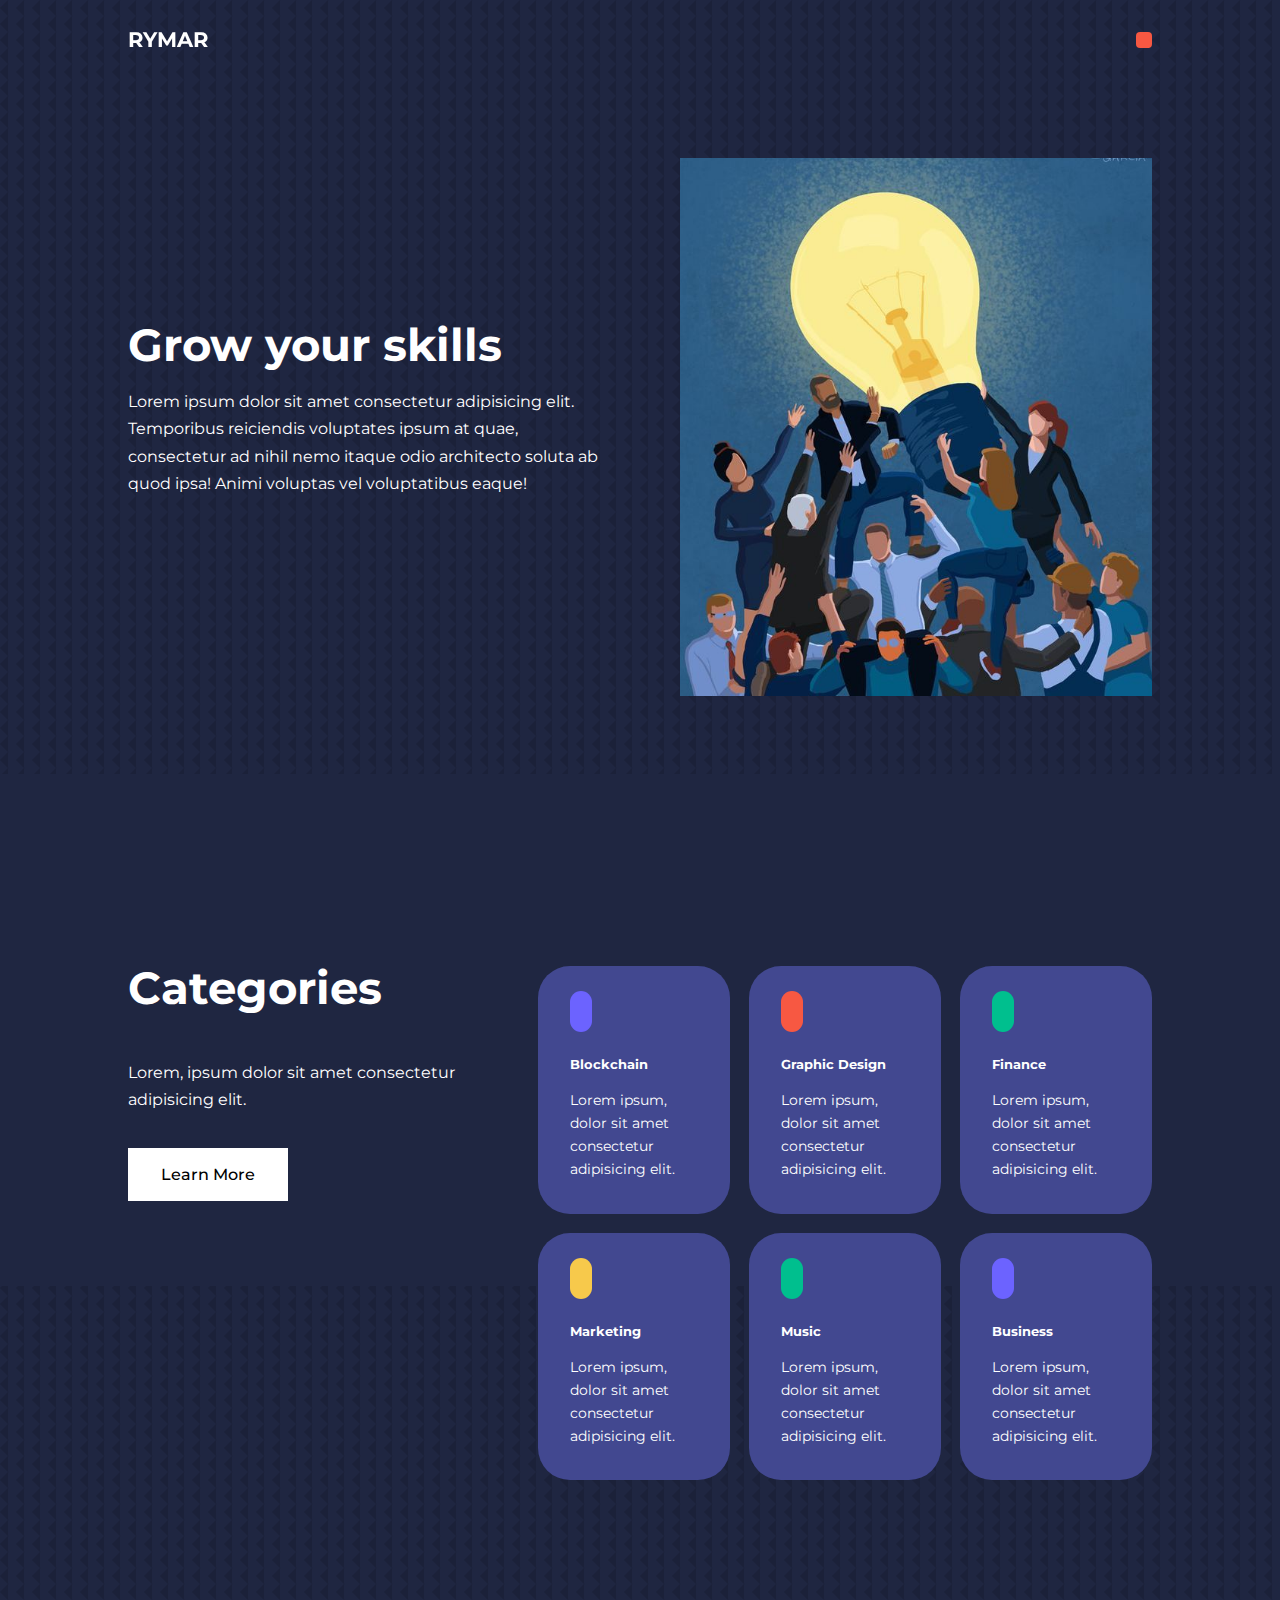
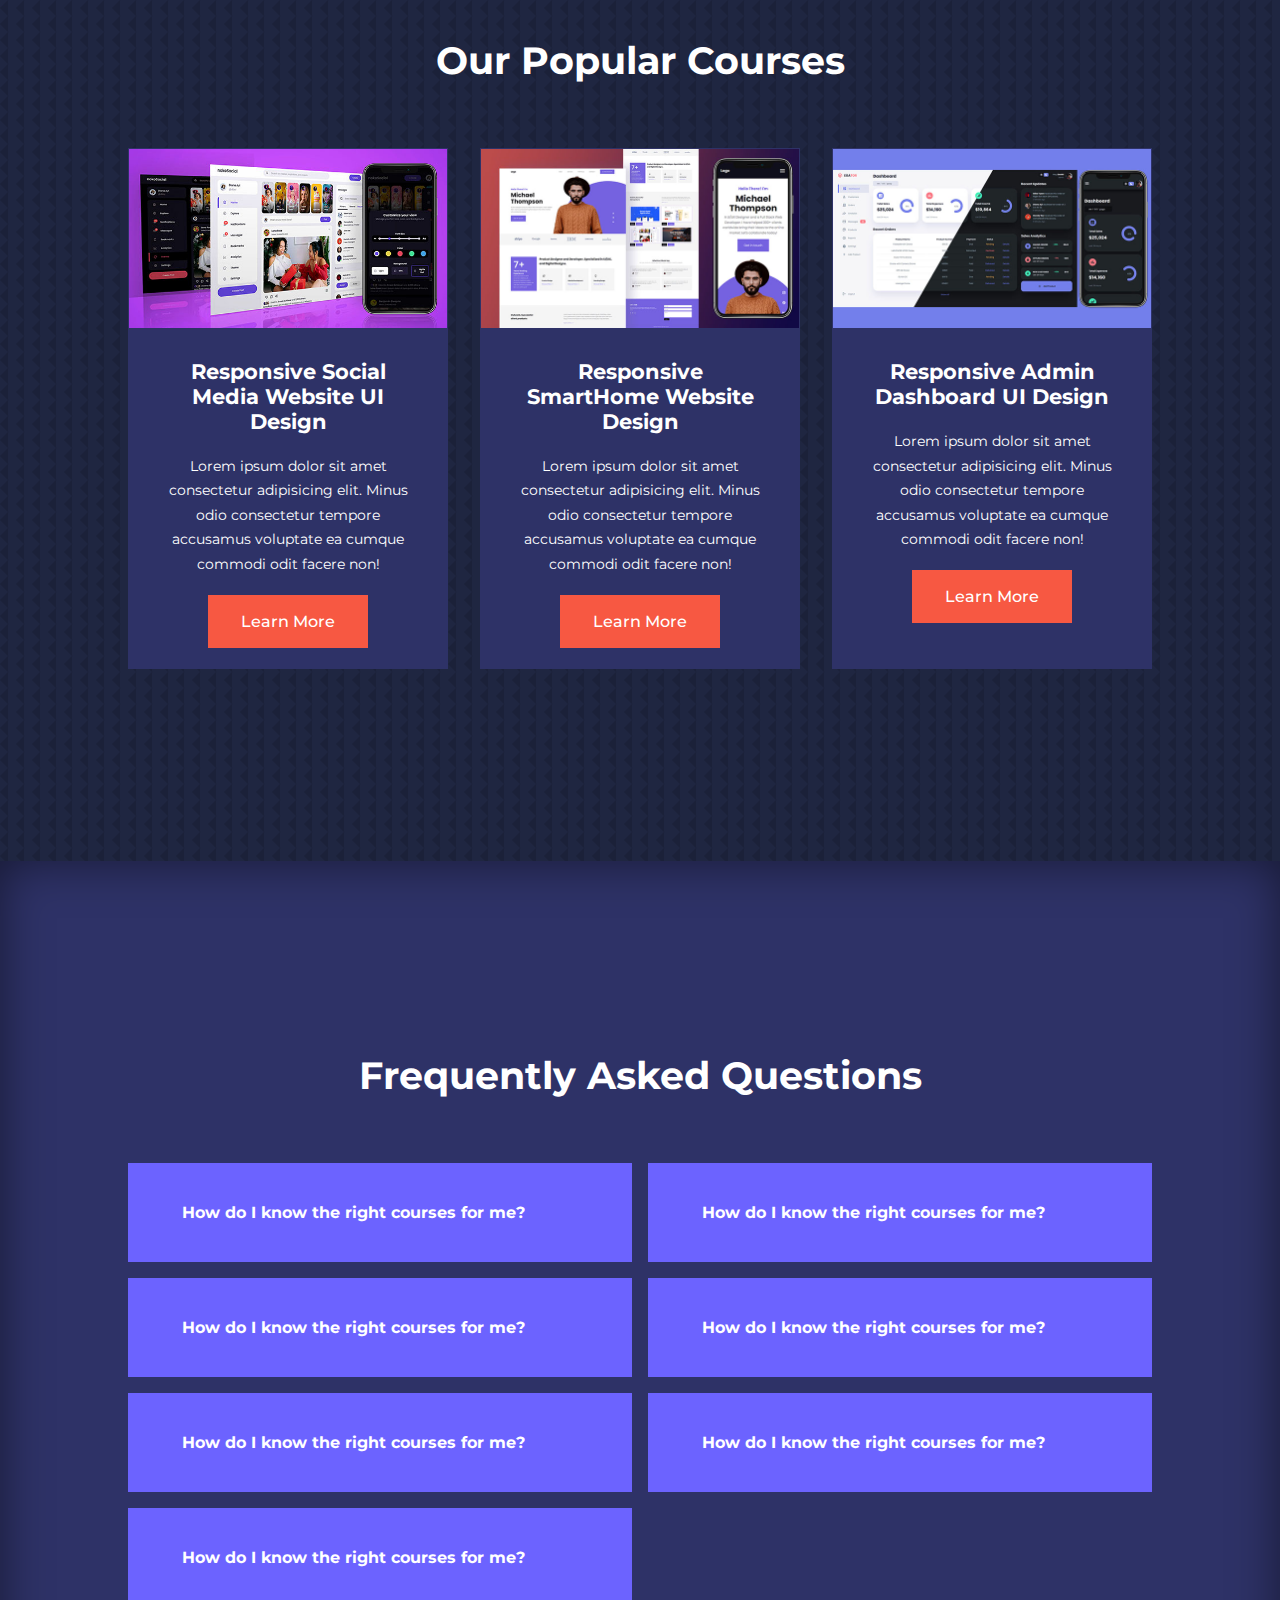
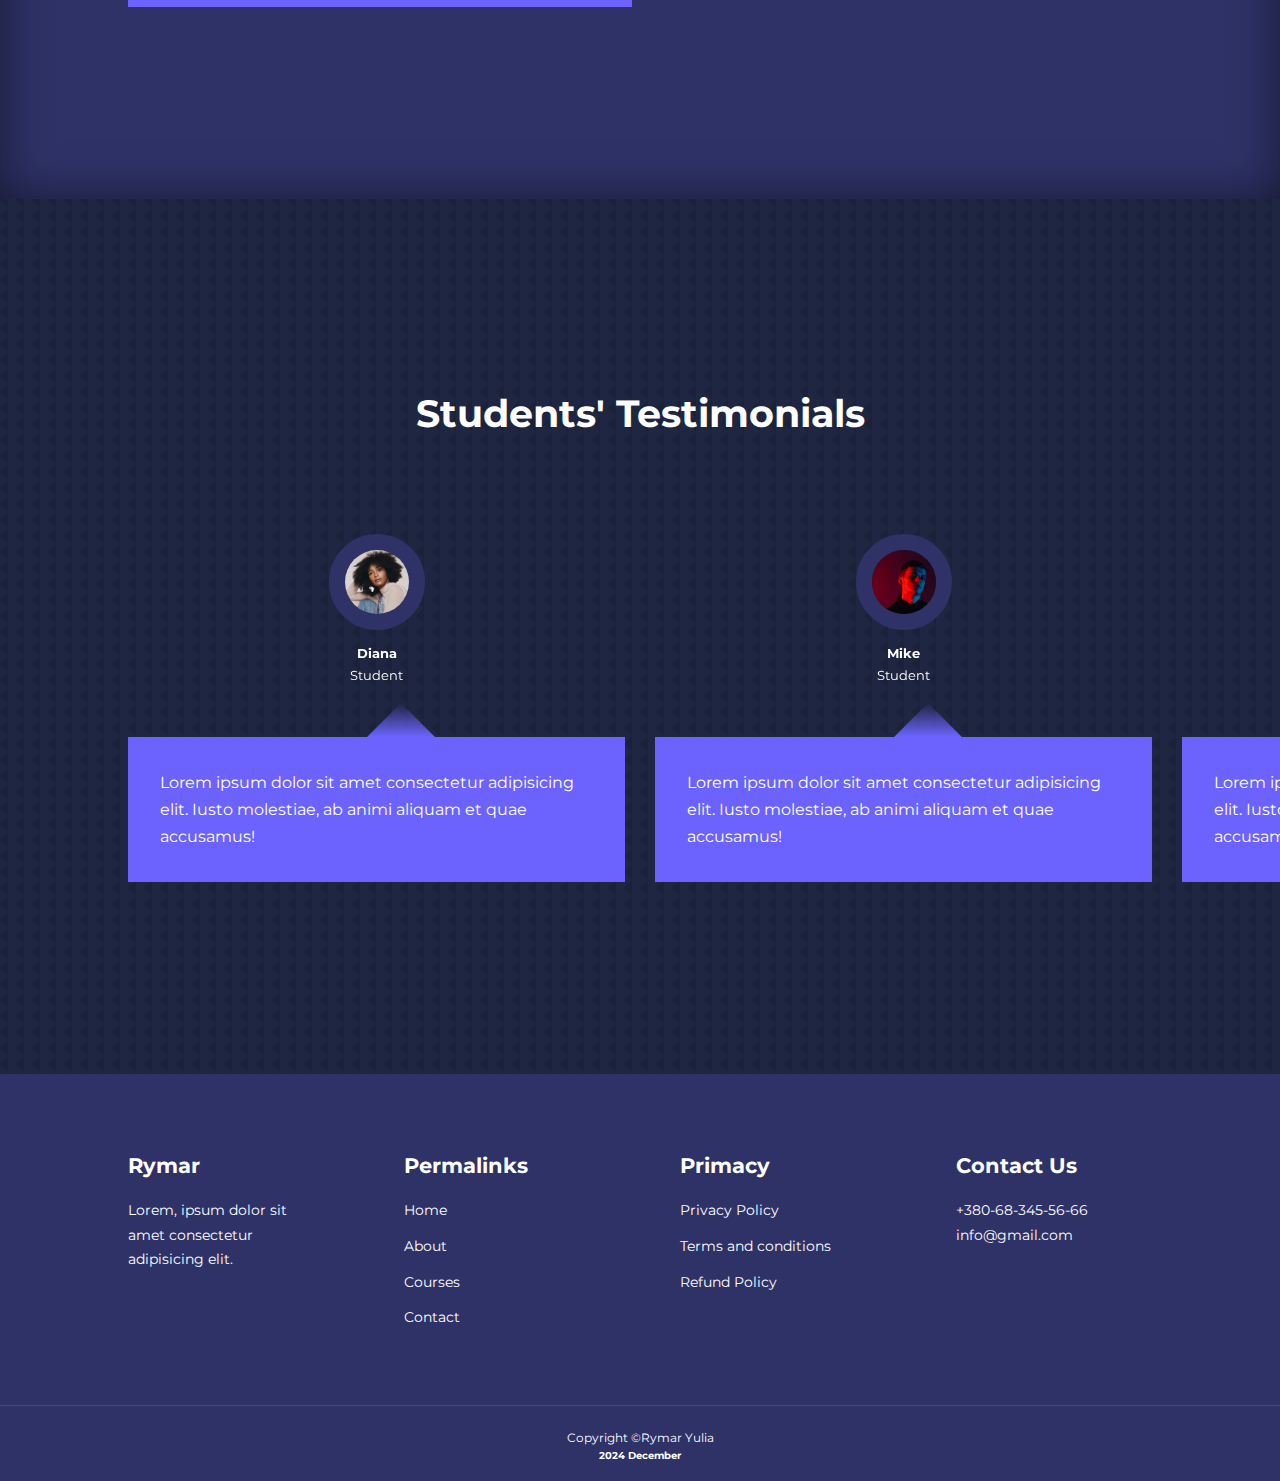
<file: index.html>
<!DOCTYPE html>
<html lang="en">

<head>
    <meta charset="UTF-8">
    <meta name="viewport" content="width=device-width, initial-scale=1.0">
    <title>Education website </title>
    <!--ICONSCOUT CDN-->
    <link rel="stylesheet" href="https://unicons.iconscout.com/release/v4.0.8/css/line.css">
    <!--GOOGLE FONTS -->
    <link rel="preconnect" href="https://fonts.googleapis.com">
    <link rel="preconnect" href="https://fonts.gstatic.com" crossorigin>
    <link href="https://fonts.googleapis.com/css2?family=Montserrat:ital,wght@0,100..900;1,100..900&display=swap"
        rel="stylesheet">



    <!--Swiperjs-->
    <link rel="stylesheet" href="https://cdn.jsdelivr.net/npm/swiper@11/swiper-bundle.min.css" />

    <link rel="stylesheet" href="./css/style.css">
    <style>
        body {
            background-image: url(./css/images/bg-texture.png);
        }
    </style>
</head>

<body>
    <section class="header">
        <nav>
            <div class="container nav_container">
                <a href="index.html">
                    <h4>RYMAR</h4>
                </a>
                <ul class="nav_menu">
                    <li><a href="index.html">Home</a></li>
                    <li><a href="about.html">About</a></li>
                    <li><a href="courses.html">Courses</a></li>
                    <li><a href="contact.html">Contact</a></li>
                </ul>
                <button id="open-menu-btn"><i class="uil uil-bars"></i></button>
                <button id="close-menu-btn"><i class="uil uil-multiply"></i></button>
        </nav>
        </div>
        </nav>
        <!--END OF NAVBAR-->
        <header>
            <div class="container header_container">
                <div class="header_left">
                    <h1>Grow your skills </h1>
                    <p>Lorem ipsum dolor sit amet consectetur adipisicing elit. Temporibus reiciendis voluptates ipsum
                        at
                        quae, consectetur ad nihil nemo itaque odio architecto soluta ab quod ipsa! Animi voluptas vel
                        voluptatibus eaque!</p>
                </div>
                <div class="image-container">
                    <img src="./css/images/1.png" alt="">
                </div>
            </div>
            </div>
        </header>
    </section>
    <!--====END OF HEADER===-->


    <section class="categories">
        <div class="container categories_container">
            <div class="categories_left">
                <h1>Categories</h1>
                <p>Lorem, ipsum dolor sit amet consectetur adipisicing elit.</p>
                <a href="#" class="btn">Learn More</a>
            </div>

            <div class="categories_right">
                <article class="category">
                    <span class="category_icon"><i class="uil uil-bitcoin-circle"></i></span>
                    <h5>Blockchain</h5>
                    <p>Lorem ipsum, dolor sit amet consectetur adipisicing elit. </p>

                </article>
                <article class="category">
                    <span class="category_icon"><i class="uil uil-palette"></i></span>
                    <h5>Graphic Design</h5>
                    <p>Lorem ipsum, dolor sit amet consectetur adipisicing elit. </p>

                </article>
                <article class="category">
                    <span class="category_icon"><i class="uil uil-usd-circle"></i></span>
                    <h5>Finance</h5>
                    <p>Lorem ipsum, dolor sit amet consectetur adipisicing elit. </p>

                </article>
                <article class="category">
                    <span class="category_icon"><i class="uil uil-star"></i></span>
                    <h5>Marketing</h5>
                    <p>Lorem ipsum, dolor sit amet consectetur adipisicing elit. </p>

                </article>
                <article class="category">
                    <span class="category_icon"><i class="uil uil-music"></i></span>
                    <h5>Music</h5>
                    <p>Lorem ipsum, dolor sit amet consectetur adipisicing elit. </p>

                </article>
                <article class="category">
                    <span class="category_icon"><i class="uil uil-store"></i></span>
                    <h5>Business</h5>
                    <p>Lorem ipsum, dolor sit amet consectetur adipisicing elit. </p>

                </article>
            </div>
        </div>
    </section>
    <!--END OF CATEGORIES-->

    <section class="courses">
        <h2>Our Popular Courses</h2>
        <div class="container courses_container">
            <article class="course">
                <div class="course_image">
                    <img src="./css/images/course1.jpg">
                </div>
                <div class="course_info">
                    <h4>Responsive Social Media Website UI Design</h4>
                    <p>Lorem ipsum dolor sit amet consectetur adipisicing elit. Minus odio consectetur tempore accusamus
                        voluptate ea cumque commodi odit facere non!</p>
                    <a href="course.html" class="btn btn-primary">Learn More</a>
            </article>

            <article class="course">
                <div class="course_image">
                    <img src="./css/images/course2.jpg">
                </div>
                <div class="course_info">
                    <h4>Responsive SmartHome Website Design</h4>
                    <p>Lorem ipsum dolor sit amet consectetur adipisicing elit. Minus odio consectetur tempore accusamus
                        voluptate ea cumque commodi odit facere non!</p>
                    <a href="course.html" class="btn btn-primary">Learn More</a>

                </div>
            </article>
            <article class="course">
                <div class="course_image">
                    <img src="./css/images/course3.jpg">
                </div>
                <div class="course_info">
                    <h4>Responsive Admin Dashboard UI Design</h4>
                    <p>Lorem ipsum dolor sit amet consectetur adipisicing elit. Minus odio consectetur tempore accusamus
                        voluptate ea cumque commodi odit facere non!</p>
                    <a href="course.html" class="btn btn-primary">Learn More</a>
                </div>
            </article>
        </div>
    </section>
    <!--END OF COURSES-->


    <section class="faqs">
        <h2>Frequently Asked Questions</h2>
        <div class="container faqs_container">
            <article class="faq">
                <div class="faq_icon"><i class="uil uil-plus"></i></div>
                <div class="question_answer">
                    <h4>How do I know the right courses for me?</h4>
                    <p>Lorem ipsum dolor sit amet consectetur, adipisicing elit. Architecto reiciendis rem quidem
                        eveniet ipsum, nulla ut veritatis, recusandae delectus ratione, eum optio ipsam. Architecto
                        dolor perferendis voluptates consequuntur fuga? Nam!</p>
                </div>
            </article>

            <article class="faq">
                <div class="faq_icon"><i class="uil uil-plus"></i></div>
                <div class="question_answer">
                    <h4>How do I know the right courses for me?</h4>
                    <p>Lorem ipsum dolor sit amet consectetur, adipisicing elit. Architecto reiciendis rem quidem
                        eveniet ipsum, nulla ut veritatis, recusandae delectus ratione, eum optio ipsam. Architecto
                        dolor perferendis voluptates consequuntur fuga? Nam!</p>
                </div>
            </article>

            <article class="faq">
                <div class="faq_icon"><i class="uil uil-plus"></i></div>
                <div class="question_answer">
                    <h4>How do I know the right courses for me?</h4>
                    <p>Lorem ipsum dolor sit amet consectetur, adipisicing elit. Architecto reiciendis rem quidem
                        eveniet ipsum, nulla ut veritatis, recusandae delectus ratione, eum optio ipsam. Architecto
                        dolor perferendis voluptates consequuntur fuga? Nam!</p>
                </div>
            </article>
            <article class="faq">
                <div class="faq_icon"><i class="uil uil-plus"></i></div>
                <div class="question_answer">
                    <h4>How do I know the right courses for me?</h4>
                    <p>Lorem ipsum dolor sit amet consectetur, adipisicing elit. Architecto reiciendis rem quidem
                        eveniet ipsum, nulla ut veritatis, recusandae delectus ratione, eum optio ipsam. Architecto
                        dolor perferendis voluptates consequuntur fuga? Nam!</p>
                </div>
            </article>
            <article class="faq">
                <div class="faq_icon"><i class="uil uil-plus"></i></div>
                <div class="question_answer">
                    <h4>How do I know the right courses for me?</h4>
                    <p>Lorem ipsum dolor sit amet consectetur, adipisicing elit. Architecto reiciendis rem quidem
                        eveniet ipsum, nulla ut veritatis, recusandae delectus ratione, eum optio ipsam. Architecto
                        dolor perferendis voluptates consequuntur fuga? Nam!</p>
                </div>
            </article>
            <article class="faq">
                <div class="faq_icon"><i class="uil uil-plus"></i></div>
                <div class="question_answer">
                    <h4>How do I know the right courses for me?</h4>
                    <p>Lorem ipsum dolor sit amet consectetur, adipisicing elit. Architecto reiciendis rem quidem
                        eveniet ipsum, nulla ut veritatis, recusandae delectus ratione, eum optio ipsam. Architecto
                        dolor perferendis voluptates consequuntur fuga? Nam!</p>
                </div>
            </article>
            <article class="faq">
                <div class="faq_icon"><i class="uil uil-plus"></i></div>
                <div class="question_answer">
                    <h4>How do I know the right courses for me?</h4>
                    <p>Lorem ipsum dolor sit amet consectetur, adipisicing elit. Architecto reiciendis rem quidem
                        eveniet ipsum, nulla ut veritatis, recusandae delectus ratione, eum optio ipsam. Architecto
                        dolor perferendis voluptates consequuntur fuga? Nam!</p>
                </div>
            </article>


        </div>
    </section>
    <!--END OF FAQ-->


    <section class=" container testimonial_container mySwiper">
        <h2>Students' Testimonials</h2>
        <div class="swiper-wrapper">
            <article class="testimonial swiper-slide">
                <div class="avatar">
                    <img src="./css/images/avatar1.jpg">
                </div>
                <div class="testimonial_info">
                    <h5>Diana</h5>
                    <small>Student</small>
                </div>
                <div class="testimonial_body">
                    <p>
                        Lorem ipsum dolor sit amet consectetur adipisicing elit. Iusto molestiae, ab animi aliquam et
                        quae accusamus!
                    </p>
                </div>
            </article>

            <article class="testimonial swiper-slide">
                <div class="avatar">
                    <img src="./css/images/avatar2.jpg">
                </div>
                <div class="testimonial_info">
                    <h5>Mike</h5>
                    <small>Student</small>
                </div>
                <div class="testimonial_body">
                    <p>
                        Lorem ipsum dolor sit amet consectetur adipisicing elit. Iusto molestiae, ab animi aliquam et
                        quae accusamus!
                    </p>
                </div>
            </article>

            <article class="testimonial swiper-slide">
                <div class="avatar">
                    <img src="./css/images/avatar3.jpg">
                </div>
                <div class="testimonial_info">
                    <h5>Max</h5>
                    <small>Student</small>
                </div>
                <div class="testimonial_body">
                    <p>
                        Lorem ipsum dolor sit amet consectetur adipisicing elit. Iusto molestiae, ab animi aliquam et
                        quae accusamus!
                    </p>
                </div>
            </article>

            <article class="testimonial swiper-slide">
                <div class="avatar">
                    <img src="./css/images/avatar4.jpg">
                </div>
                <div class="testimonial_info">
                    <h5>Yulia</h5>
                    <small>Student</small>
                </div>
                <div class="testimonial_body">
                    <p>
                        Lorem ipsum dolor sit amet consectetur adipisicing elit. Iusto molestiae, ab animi aliquam et
                        quae accusamus!
                </div>
            </article>

            <article class="testimonial swiper-slide">
                <div class="avatar">
                    <img src="./css/images/avatar5.jpg">
                </div>
                <div class="testimonial_info">
                    <h5>Michele</h5>
                    <small>Student</small>
                </div>
                <div class="testimonial_body">
                    <p>
                        Lorem ipsum dolor sit amet consectetur adipisicing elit. Iusto molestiae, ab animi aliquam et
                        quae accusamus!
                    </p>
                </div>

            </article>
        </div>
    </section>
    <!--END OF Testimonial-->

    <footer>
        <div class="container footer_container">
            <div class="footer_1">
                <a href="index.html" class="footer_logo">
                    <h4>Rymar</h4>
                </a>
                <p>Lorem, ipsum dolor sit amet consectetur adipisicing elit.</p>

            </div>
            <div class="footer_2">
                <h4>Permalinks</h4>
                <ul>
                    <li><a href="index.html">Home</a></li>
                    <li><a href="about.html">About</a></li>
                    <li><a href="courses.html">Courses</a></li>
                    <li><a href="contact.html">Contact</a></li>
                </ul>
            </div>
            <div class="footer_3">
                <h4>Primacy</h4>
                <ul>
                    <li><a href="#">Privacy Policy</a></li>
                    <li><a href="#">Terms and conditions</a></li>
                    <li><a href="#">Refund Policy</a></li>
                </ul>
            </div>
            <div class="footer_4">
                <h4>Contact Us</h4>
                <div>
                    <p>
                        +380-68-345-56-66</p>
                    <p>info@gmail.com</p>
                </div>
                <ul class="footer_socials">
                    <li>
                        <a href="#"><i class="uil uil-facebook-f"></i></a>
                    </li>
                    <li>
                        <a href="#"><i class="uil uil-instagram-alt"></i></a>
                    </li>
                    <li>
                        <a href="#"><i class="uil uil-twitter"></i></a>
                    </li>
                    <li>
                        <a href="#"><i class="uil uil-linkedin-alt"></i></a>
                    </li>
                </ul>
            </div>

        </div>
        <div class="footer_copyright">
            <small>Copyright &copy;Rymar Yulia
                <h5>2024 December</h5>
            </small>
        </div>
    </footer>


    <script src="https://cdn.jsdelivr.net/npm/swiper@11/swiper-bundle.min.js"></script>

    <script src="./main.js"></script>

    <script>
        var swiper = new Swiper(".mySwiper", {
            slidesPerView: 1,
            spaceBetween: 30,
            pagination: {
                el: ".swiper-pagination",
                clickable: true,
            },
            // when window width is >=600px
            breakpoints: {
                600: {
                    slidesPerView: 2,
                }
            }


        });
    </script>
</body>

</html>
</file>
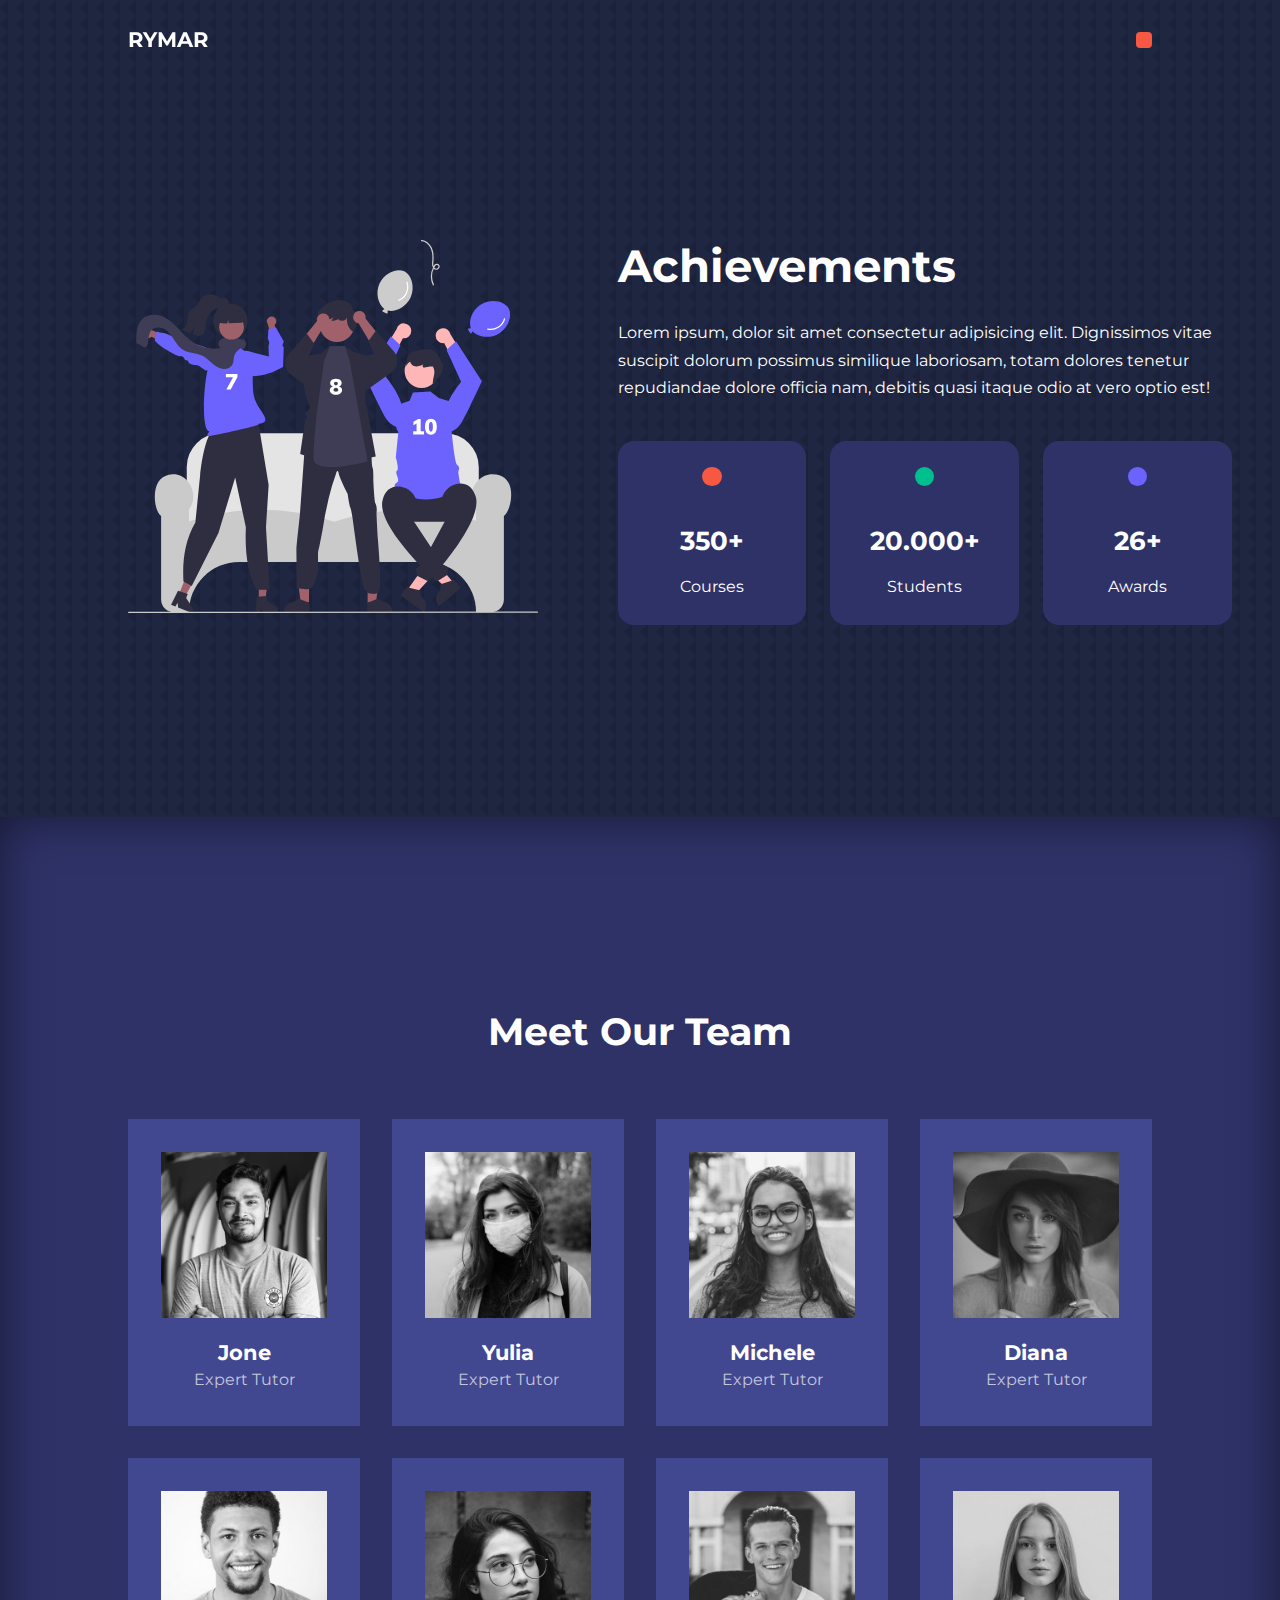
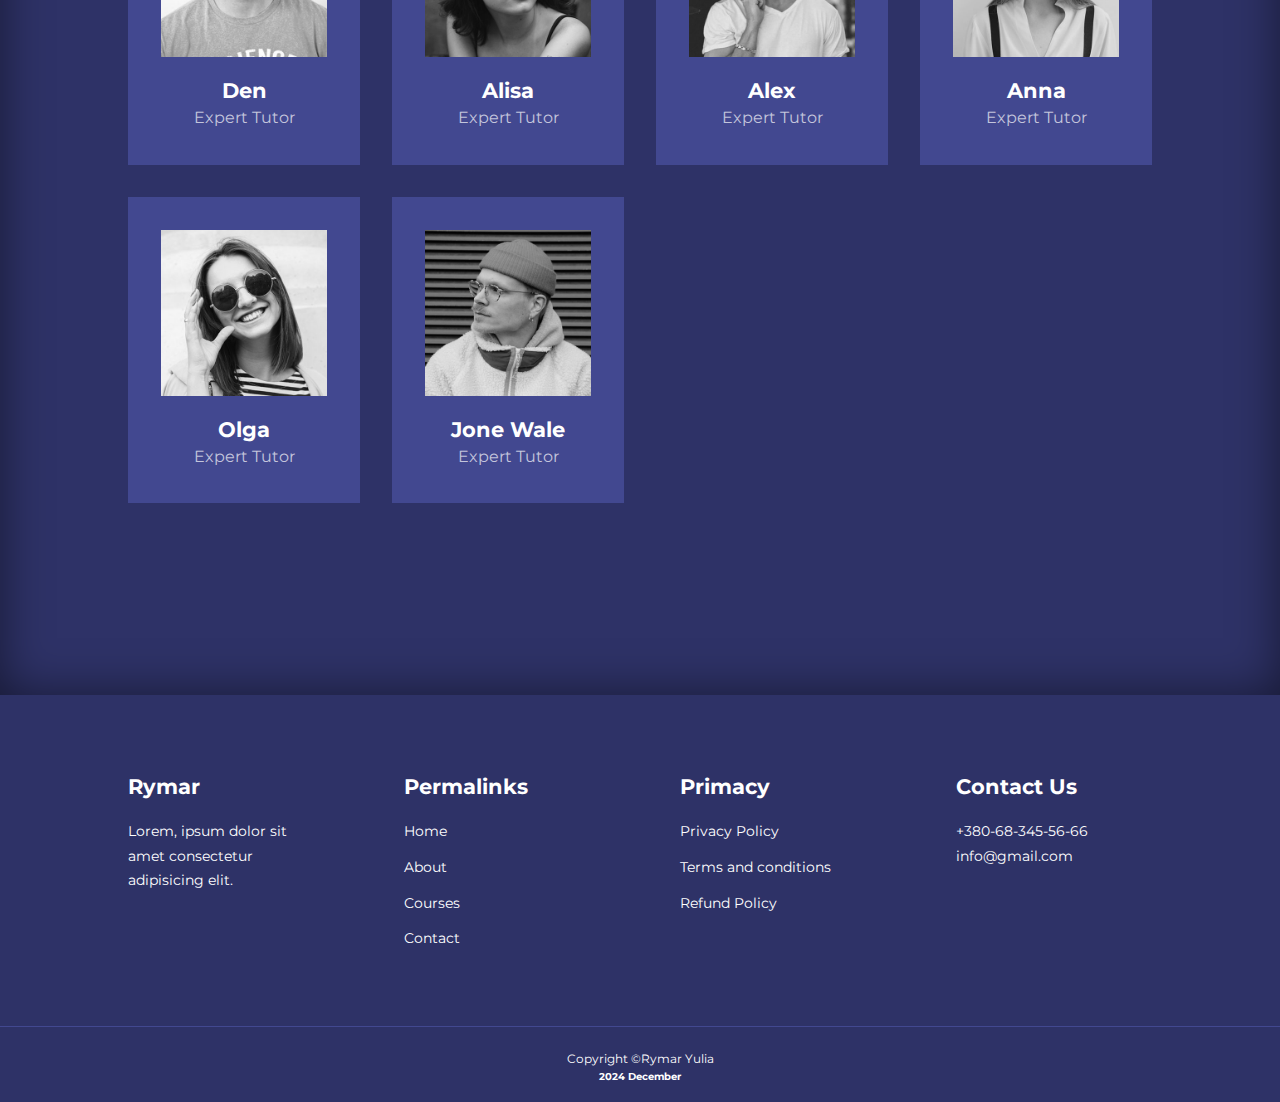
<file: about.html>
<!DOCTYPE html>
<html lang="en">

<head>
    <meta charset="UTF-8">
    <meta name="viewport" content="width=device-width, initial-scale=1.0">
    <title>Education website </title>
    <!--ICONSCOUT CDN-->
    <link rel="stylesheet" href="https://unicons.iconscout.com/release/v4.0.8/css/line.css">
    <!--GOOGLE FONTS -->
    <link rel="preconnect" href="https://fonts.googleapis.com">
    <link rel="preconnect" href="https://fonts.gstatic.com" crossorigin>
    <link href="https://fonts.googleapis.com/css2?family=Montserrat:ital,wght@0,100..900;1,100..900&display=swap"
        rel="stylesheet">

    <link rel="stylesheet" href="./css/style.css">
    <link rel="stylesheet" href="./css/about.css">

    <style>
        body {
            background-image: url(./css/images/bg-texture.png);
        }
    </style>
</head>

<body>
    <nav>
        <div class="container nav_container">
            <a href="index.html">
                <h4>RYMAR</h4>
            </a>
            <ul class="nav_menu">
                <li><a href="index.html">Home</a></li>
                <li><a href="about.html">About</a></li>
                <li><a href="courses.html">Courses</a></li>
                <li><a href="contact.html">Contact</a></li>
            </ul>
            <button id="open-menu-btn"><i class="uil uil-bars"></i></button>
            <button id="close-menu-btn"><i class="uil uil-multiply"></i></button>

    </nav>
    </div>
    </nav>
    <!--END OF NAVBAR-->




    <section class="about_achievements">
        <div class="container about_achievements-container">
            <div class="about_achievments-left">
                <img src="./css/images/about achievements.svg">

            </div>

            <div class="about_achievements-right">
                <h1>Achievements</h1>
                <p>Lorem ipsum, dolor sit amet consectetur adipisicing elit. Dignissimos vitae suscipit dolorum possimus
                    similique laboriosam, totam dolores tenetur repudiandae dolore officia nam, debitis quasi itaque
                    odio at vero optio est!
                </p>
                <div class="achievements_cards">
                    <article class="achievement_card">
                        <span class="achievement_icon">
                            <i class="uil uil-video"></i>
                        </span>
                        <h3>350+</h3>
                        <p>Courses</p>
                    </article>
                    <article class="achievement_card">
                        <span class="achievement_icon">
                            <i class="uil uil-users-alt"></i>
                        </span>
                        <h3>20.000+</h3>
                        <p>Students</p>
                    </article>
                    <article class="achievement_card">
                        <span class="achievement_icon">
                            <i class="uil uil-trophy"></i>
                        </span>
                        <h3>26+</h3>
                        <p>Awards</p>
                    </article>
                </div>
            </div>
        </div>
    </section>
    <!--END OF ACHIEVEMENTS-->



    <section class="team">
        <h2>Meet Our Team</h2>
        <div class="container team_container">
            <article class="team_member">
                <div class="team_member-image">
                    <img src="./css/images/tm1.jpg">
                </div>
                <div class="team_member-info">
                    <h4>Jone</h4>
                    <p>Expert Tutor</p>
                </div>
                <div class="team_member-socials">
                    <a href="https://instagram.com" target="_blank"><i class="uil uil-instagram"></i></a>
                    <a href="https://twitter.com" target="_blank"><i class="uil uil-twitter-alt"></i></a>
                    <a href="https://linkedin.com" target="_blank"><i class="uil uil-linkedin-alt"></i></a>
                </div>
            </article>

            <article class="team_member">
                <div class="team_member-image">
                    <img src="./css/images/tm9.jpg">
                </div>
                <div class="team_member-info">
                    <h4>Yulia </h4>
                    <p>Expert Tutor</p>
                </div>
                <div class="team_member-socials">
                    <a href="https://instagram.com" target="_blank"><i class="uil uil-instagram"></i></a>
                    <a href="https://twitter.com" target="_blank"><i class="uil uil-twitter-alt"></i></a>
                    <a href="https://linkedin.com" target="_blank"><i class="uil uil-linkedin-alt"></i></a>
                </div>
            </article>

            <article class="team_member">
                <div class="team_member-image">
                    <img src="./css/images/tm2.jpg">
                </div>
                <div class="team_member-info">
                    <h4>Michele</h4>
                    <p>Expert Tutor</p>
                </div>
                <div class="team_member-socials">
                    <a href="https://instagram.com" target="_blank"><i class="uil uil-instagram"></i></a>
                    <a href="https://twitter.com" target="_blank"><i class="uil uil-twitter-alt"></i></a>
                    <a href="https://linkedin.com" target="_blank"><i class="uil uil-linkedin-alt"></i></a>
                </div>
            </article>

            <article class="team_member">
                <div class="team_member-image">
                    <img src="./css/images/tm3.jpg">
                </div>
                <div class="team_member-info">
                    <h4>Diana</h4>
                    <p>Expert Tutor</p>
                </div>
                <div class="team_member-socials">
                    <a href="https://instagram.com" target="_blank"><i class="uil uil-instagram"></i></a>
                    <a href="https://twitter.com" target="_blank"><i class="uil uil-twitter-alt"></i></a>
                    <a href="https://linkedin.com" target="_blank"><i class="uil uil-linkedin-alt"></i></a>
                </div>
            </article>

            <article class="team_member">
                <div class="team_member-image">
                    <img src="./css/images/tm4.jpg">
                </div>
                <div class="team_member-info">
                    <h4>Den</h4>
                    <p>Expert Tutor</p>
                </div>
                <div class="team_member-socials">
                    <a href="https://instagram.com" target="_blank"><i class="uil uil-instagram"></i></a>
                    <a href="https://twitter.com" target="_blank"><i class="uil uil-twitter-alt"></i></a>
                    <a href="https://linkedin.com" target="_blank"><i class="uil uil-linkedin-alt"></i></a>
                </div>
            </article>

            <article class="team_member">
                <div class="team_member-image">
                    <img src="./css/images/tm5.jpg">
                </div>
                <div class="team_member-info">
                    <h4>Alisa</h4>
                    <p>Expert Tutor</p>
                </div>
                <div class="team_member-socials">
                    <a href="https://instagram.com" target="_blank"><i class="uil uil-instagram"></i></a>
                    <a href="https://twitter.com" target="_blank"><i class="uil uil-twitter-alt"></i></a>
                    <a href="https://linkedin.com" target="_blank"><i class="uil uil-linkedin-alt"></i></a>
                </div>
            </article>

            <article class="team_member">
                <div class="team_member-image">
                    <img src="./css/images/tm6.jpg">
                </div>
                <div class="team_member-info">
                    <h4>Alex</h4>
                    <p>Expert Tutor</p>
                </div>
                <div class="team_member-socials">
                    <a href="https://instagram.com" target="_blank"><i class="uil uil-instagram"></i></a>
                    <a href="https://twitter.com" target="_blank"><i class="uil uil-twitter-alt"></i></a>
                    <a href="https://linkedin.com" target="_blank"><i class="uil uil-linkedin-alt"></i></a>
                </div>
            </article>

            <article class="team_member">
                <div class="team_member-image">
                    <img src="./css/images/tm7.jpg">
                </div>
                <div class="team_member-info">
                    <h4>Anna</h4>
                    <p>Expert Tutor</p>
                </div>
                <div class="team_member-socials">
                    <a href="https://instagram.com" target="_blank"><i class="uil uil-instagram"></i></a>
                    <a href="https://twitter.com" target="_blank"><i class="uil uil-twitter-alt"></i></a>
                    <a href="https://linkedin.com" target="_blank"><i class="uil uil-linkedin-alt"></i></a>
                </div>
            </article>
            <article class="team_member">
                <div class="team_member-image">
                    <img src="./css/images/tm10.jpg">
                </div>
                <div class="team_member-info">
                    <h4>Olga</h4>
                    <p>Expert Tutor</p>
                </div>
                <div class="team_member-socials">
                    <a href="https://instagram.com" target="_blank"><i class="uil uil-instagram"></i></a>
                    <a href="https://twitter.com" target="_blank"><i class="uil uil-twitter-alt"></i></a>
                    <a href="https://linkedin.com" target="_blank"><i class="uil uil-linkedin-alt"></i></a>
                </div>
            </article>

            <article class="team_member">
                <div class="team_member-image">
                    <img src="./css/images/tm8.jpg">
                </div>
                <div class="team_member-info">
                    <h4>Jone Wale</h4>
                    <p>Expert Tutor</p>
                </div>
                <div class="team_member-socials">
                    <a href="https://instagram.com" target="_blank"><i class="uil uil-instagram"></i></a>
                    <a href="https://twitter.com" target="_blank"><i class="uil uil-twitter-alt"></i></a>
                    <a href="https://linkedin.com" target="_blank"><i class="uil uil-linkedin-alt"></i></a>
                </div>
            </article>
        </div>
    </section>



    <footer>
        <div class="container footer_container">
            <div class="footer_1">
                <a href="index.html" class="footer_logo">
                    <h4>Rymar</h4>
                </a>
                <p>Lorem, ipsum dolor sit amet consectetur adipisicing elit.</p>

            </div>
            <div class="footer_2">
                <h4>Permalinks</h4>
                <ul>
                    <li><a href="index.html">Home</a></li>
                    <li><a href="about.html">About</a></li>
                    <li><a href="courses.html">Courses</a></li>
                    <li><a href="contact.html">Contact</a></li>
                </ul>
            </div>
            <div class="footer_3">
                <h4>Primacy</h4>
                <ul>
                    <li><a href="#">Privacy Policy</a></li>
                    <li><a href="#">Terms and conditions</a></li>
                    <li><a href="#">Refund Policy</a></li>
                </ul>
            </div>
            <div class="footer_4">
                <h4>Contact Us</h4>
                <div>
                    <p>
                        +380-68-345-56-66</p>
                    <p>info@gmail.com</p>
                </div>
                <ul class="footer_socials">
                    <li>
                        <a href="#"><i class="uil uil-facebook-f"></i></a>
                    </li>
                    <li>
                        <a href="#"><i class="uil uil-instagram-alt"></i></a>
                    </li>
                    <li>
                        <a href="#"><i class="uil uil-twitter"></i></a>
                    </li>
                    <li>
                        <a href="#"><i class="uil uil-linkedin-alt"></i></a>
                    </li>
                </ul>
            </div>

        </div>
        <div class="footer_copyright">
            <small>Copyright &copy;Rymar Yulia
                <h5>2024 December</h5>
            </small>
        </div>
    </footer>


    <script src="./main.js"></script>

</body>

</html>
</file>
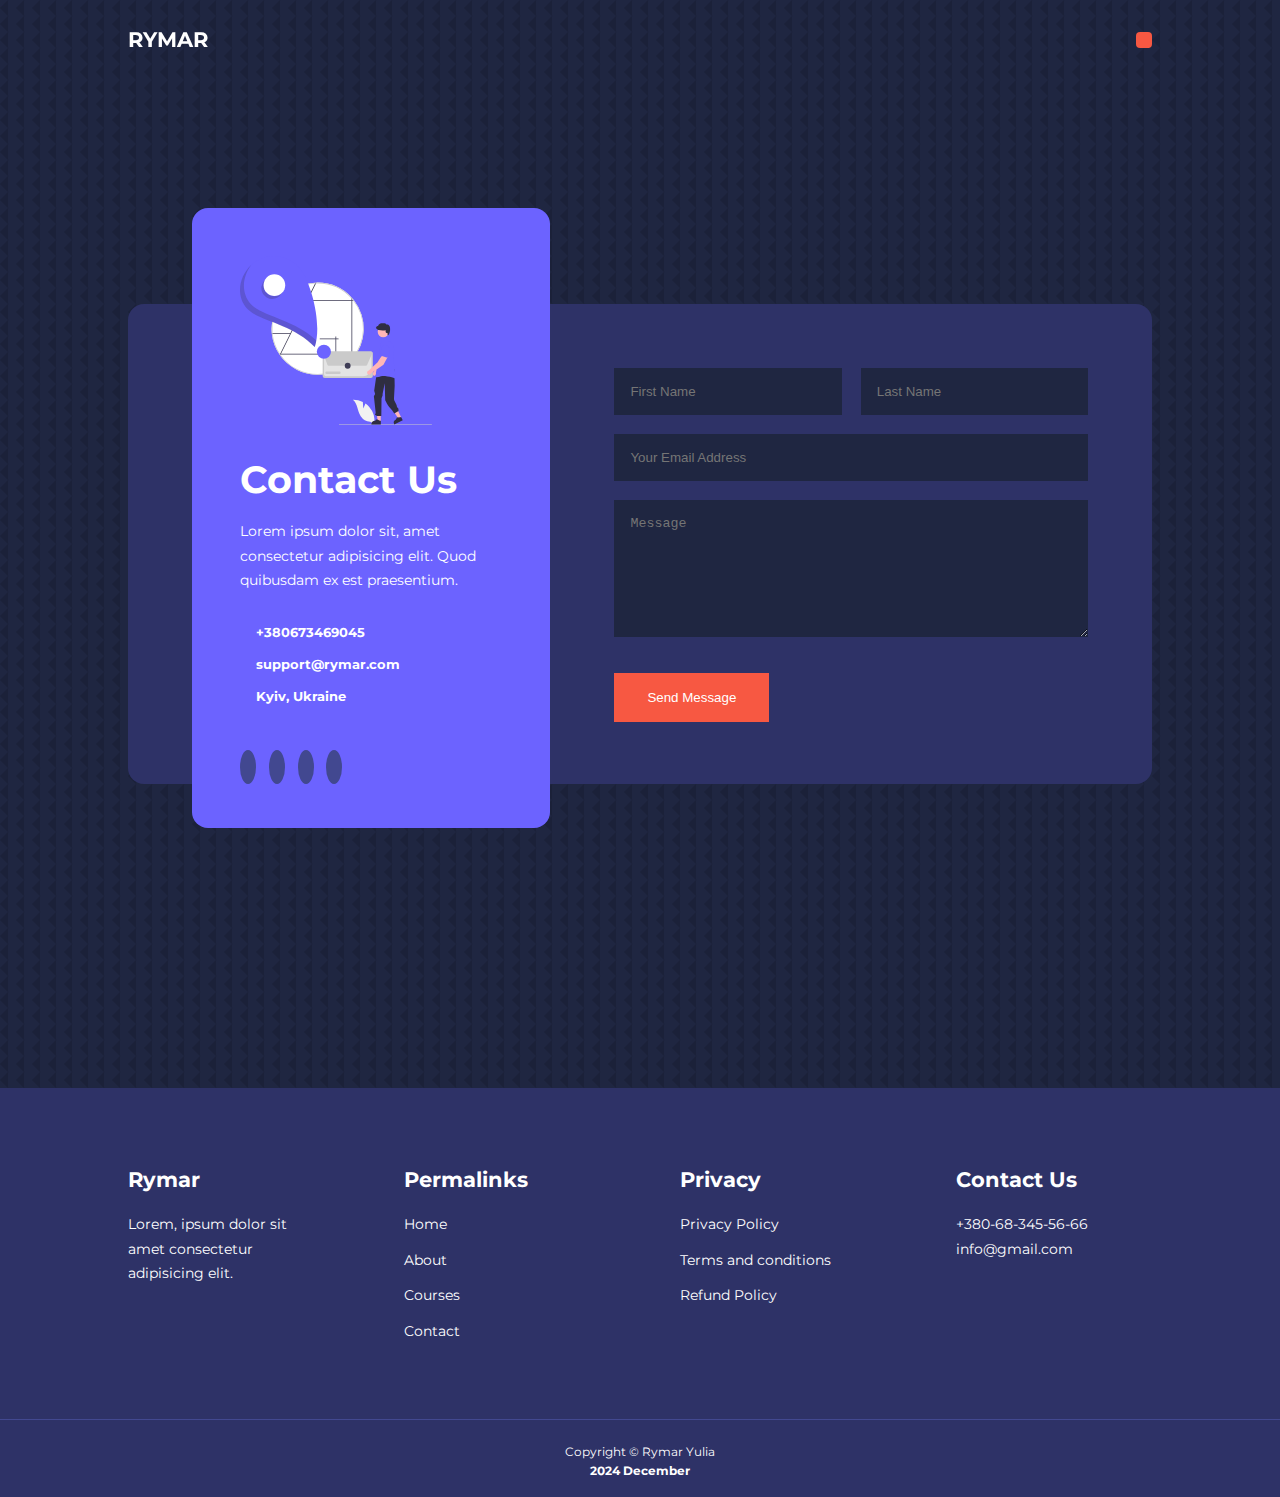
<file: contact.html>
<!DOCTYPE html>
<html lang="en">

<head>
    <meta charset="UTF-8">
    <meta name="viewport" content="width=device-width, initial-scale=1.0">
    <title>Education website </title>
    <!--ICONSCOUT CDN-->
    <link rel="stylesheet" href="https://unicons.iconscout.com/release/v4.0.8/css/line.css">
    <!--GOOGLE FONTS -->
    <link rel="preconnect" href="https://fonts.googleapis.com">
    <link rel="preconnect" href="https://fonts.gstatic.com" crossorigin>
    <link href="https://fonts.googleapis.com/css2?family=Montserrat:ital,wght@0,100..900;1,100..900&display=swap"
        rel="stylesheet">

    <link rel="stylesheet" href="./css/style.css">
    <link rel="stylesheet" href="./css/contact.css">
    <style>
        body {
            background-image: url(./css/images/bg-texture.png);
        }

        .courses {
            margin-top: 1rem;
        }
    </style>
</head>

<body>
    <nav>
        <div class="container nav_container">
            <a href="index.html">
                <h4>RYMAR</h4>
            </a>
            <ul class="nav_menu">
                <li><a href="index.html">Home</a></li>
                <li><a href="about.html">About</a></li>
                <li><a href="courses.html">Courses</a></li>
                <li><a href="contact.html">Contact</a></li>
            </ul>
            <button id="open-menu-btn"><i class="uil uil-bars"></i></button>
            <button id="close-menu-btn"><i class="uil uil-multiply"></i></button>

    </nav>
    </div>
    </nav>
    <!--END OF NAVBAR-->


    <section class="contact">
        <div class="container contact_container">
            <aside class="contact_aside">
                <div class="aside_image">
                    <img src="./css/images/contact.svg" alt="Contact Us">
                </div>
                <h2>Contact Us</h2>
                <p>Lorem ipsum dolor sit, amet consectetur adipisicing elit. Quod quibusdam ex est praesentium.</p>
                <ul class="contact_details">
                    <li>
                        <i class="uil uil-phone-times"></i>
                        <h5>+380673469045</h5>
                    </li>
                    <li>
                        <i class="uil uil-envelope"></i>
                        <h5>support@rymar.com</h5>
                    </li>
                    <li>
                        <i class="uil uil-location-point"></i>
                        <h5>Kyiv, Ukraine</h5>
                    </li>
                </ul>
                <ul class="contact_socials">
                    <li>
                        <a href="#"><i class="uil uil-facebook-f"></i></a>
                    </li>
                    <li>
                        <a href="#"><i class="uil uil-instagram-alt"></i></a>
                    </li>
                    <li>
                        <a href="#"><i class="uil uil-twitter"></i></a>
                    </li>
                    <li>
                        <a href="#"><i class="uil uil-linkedin-alt"></i></a>
                    </li>
                </ul>
            </aside>

            <form action="https://formspree.io/f/mzzzkejb" method="POST" class="contact_form">
                <div class="form_name">
                    <input type="text" name="first_name" placeholder="First Name" required>
                    <input type="text" name="last_name" placeholder="Last Name" required>
                </div>
                <input type="email" name="email" placeholder="Your Email Address" required>
                <textarea name="message" rows="7" placeholder="Message" required></textarea>
                <button type="submit" class="btn btn-primary">Send Message</button>
            </form>
        </div>
    </section>

    <footer>
        <div class="container footer_container">
            <div class="footer_1">
                <a href="index.html" class="footer_logo">
                    <h4>Rymar</h4>
                </a>
                <p>Lorem, ipsum dolor sit amet consectetur adipisicing elit.</p>
            </div>
            <div class="footer_2">
                <h4>Permalinks</h4>
                <ul>
                    <li><a href="index.html">Home</a></li>
                    <li><a href="about.html">About</a></li>
                    <li><a href="courses.html">Courses</a></li>
                    <li><a href="contact.html">Contact</a></li>
                </ul>
            </div>
            <div class="footer_3">
                <h4>Privacy</h4>
                <ul>
                    <li><a href="#">Privacy Policy</a></li>
                    <li><a href="#">Terms and conditions</a></li>
                    <li><a href="#">Refund Policy</a></li>
                </ul>
            </div>
            <div class="footer_4">
                <h4>Contact Us</h4>
                <div>
                    <p>+380-68-345-56-66</p>
                    <p>info@gmail.com</p>
                </div>
                <ul class="footer_socials">
                    <li>
                        <a href="#"><i class="uil uil-facebook-f"></i></a>
                    </li>
                    <li>
                        <a href="#"><i class="uil uil-instagram-alt"></i></a>
                    </li>
                    <li>
                        <a href="#"><i class="uil uil-twitter"></i></a>
                    </li>
                    <li>
                        <a href="#"><i class="uil uil-linkedin-alt"></i></a>
                    </li>
                </ul>
            </div>
        </div>
        <div class="footer_copyright">
            <small>Copyright &copy; Rymar Yulia</small>
            <h5>2024 December</h5>
        </div>
    </footer>

    <script src="./main.js"></script>

</body>

</html>
</file>
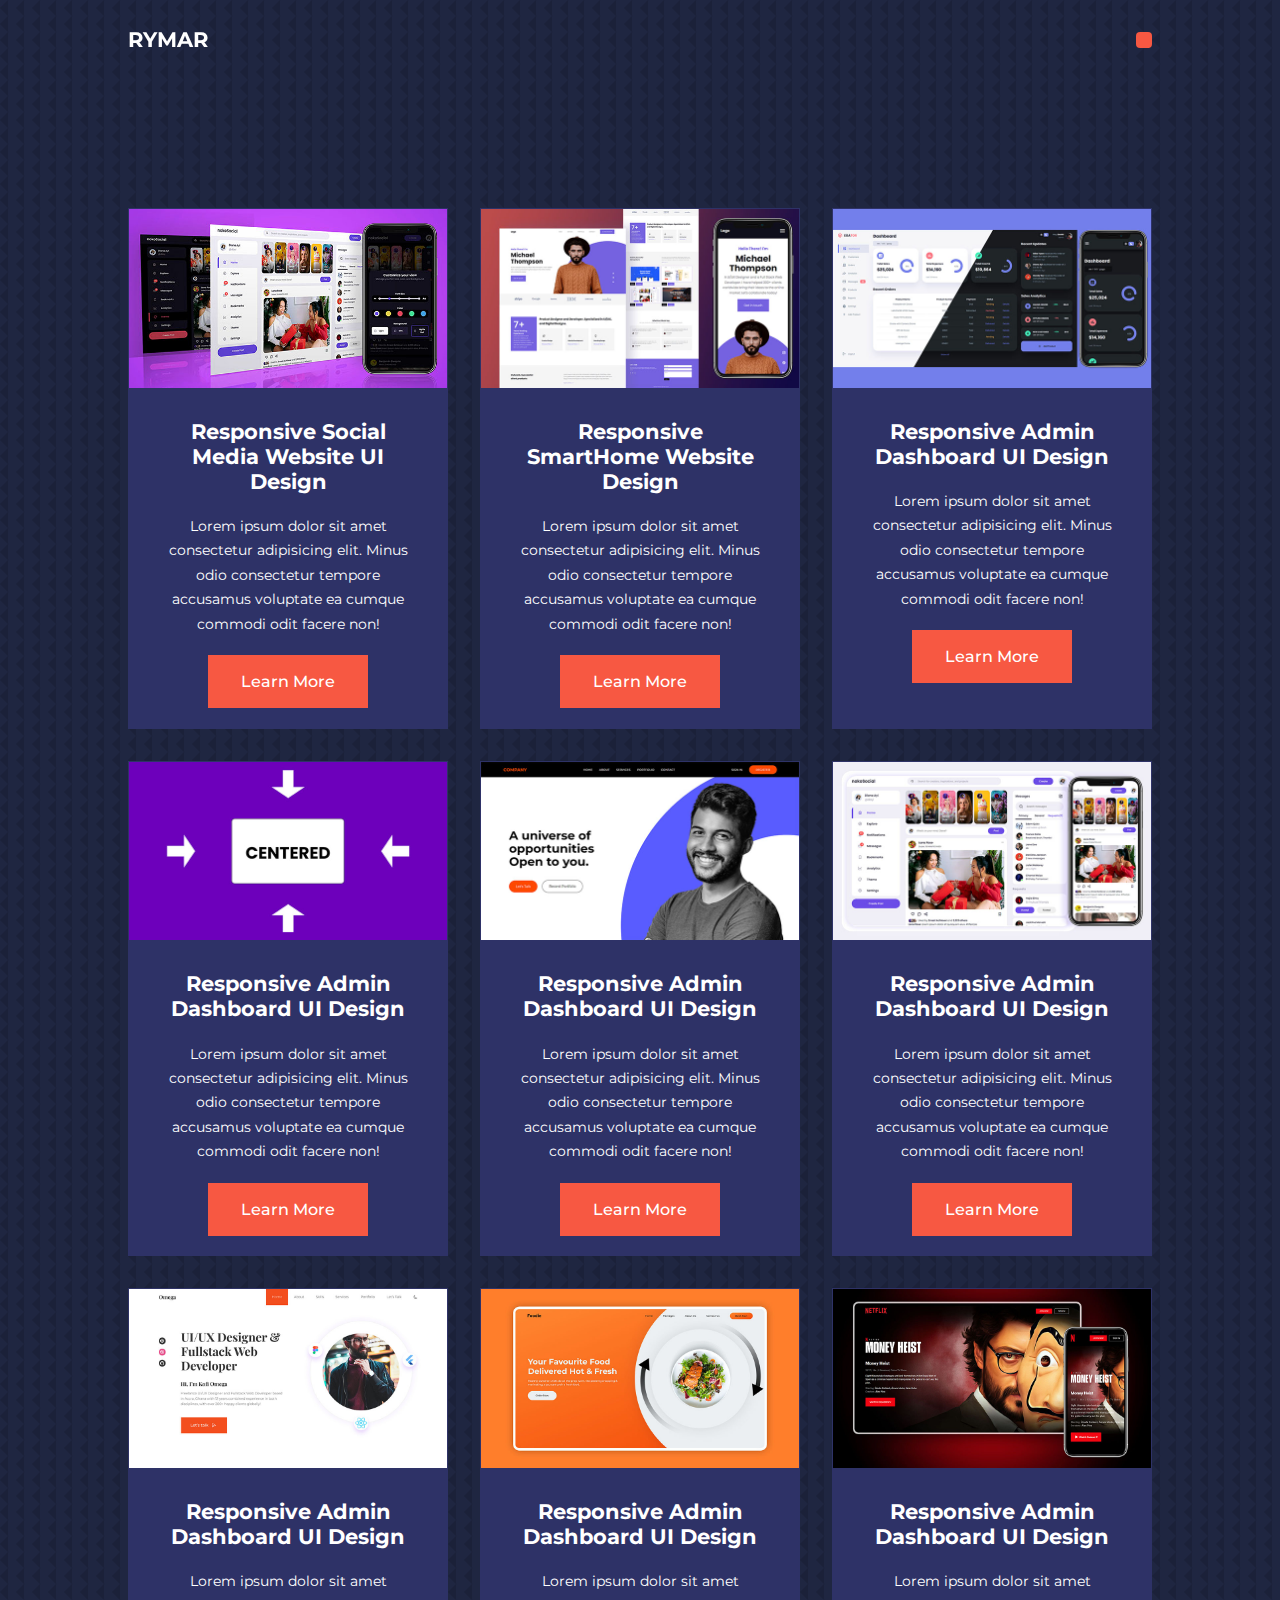
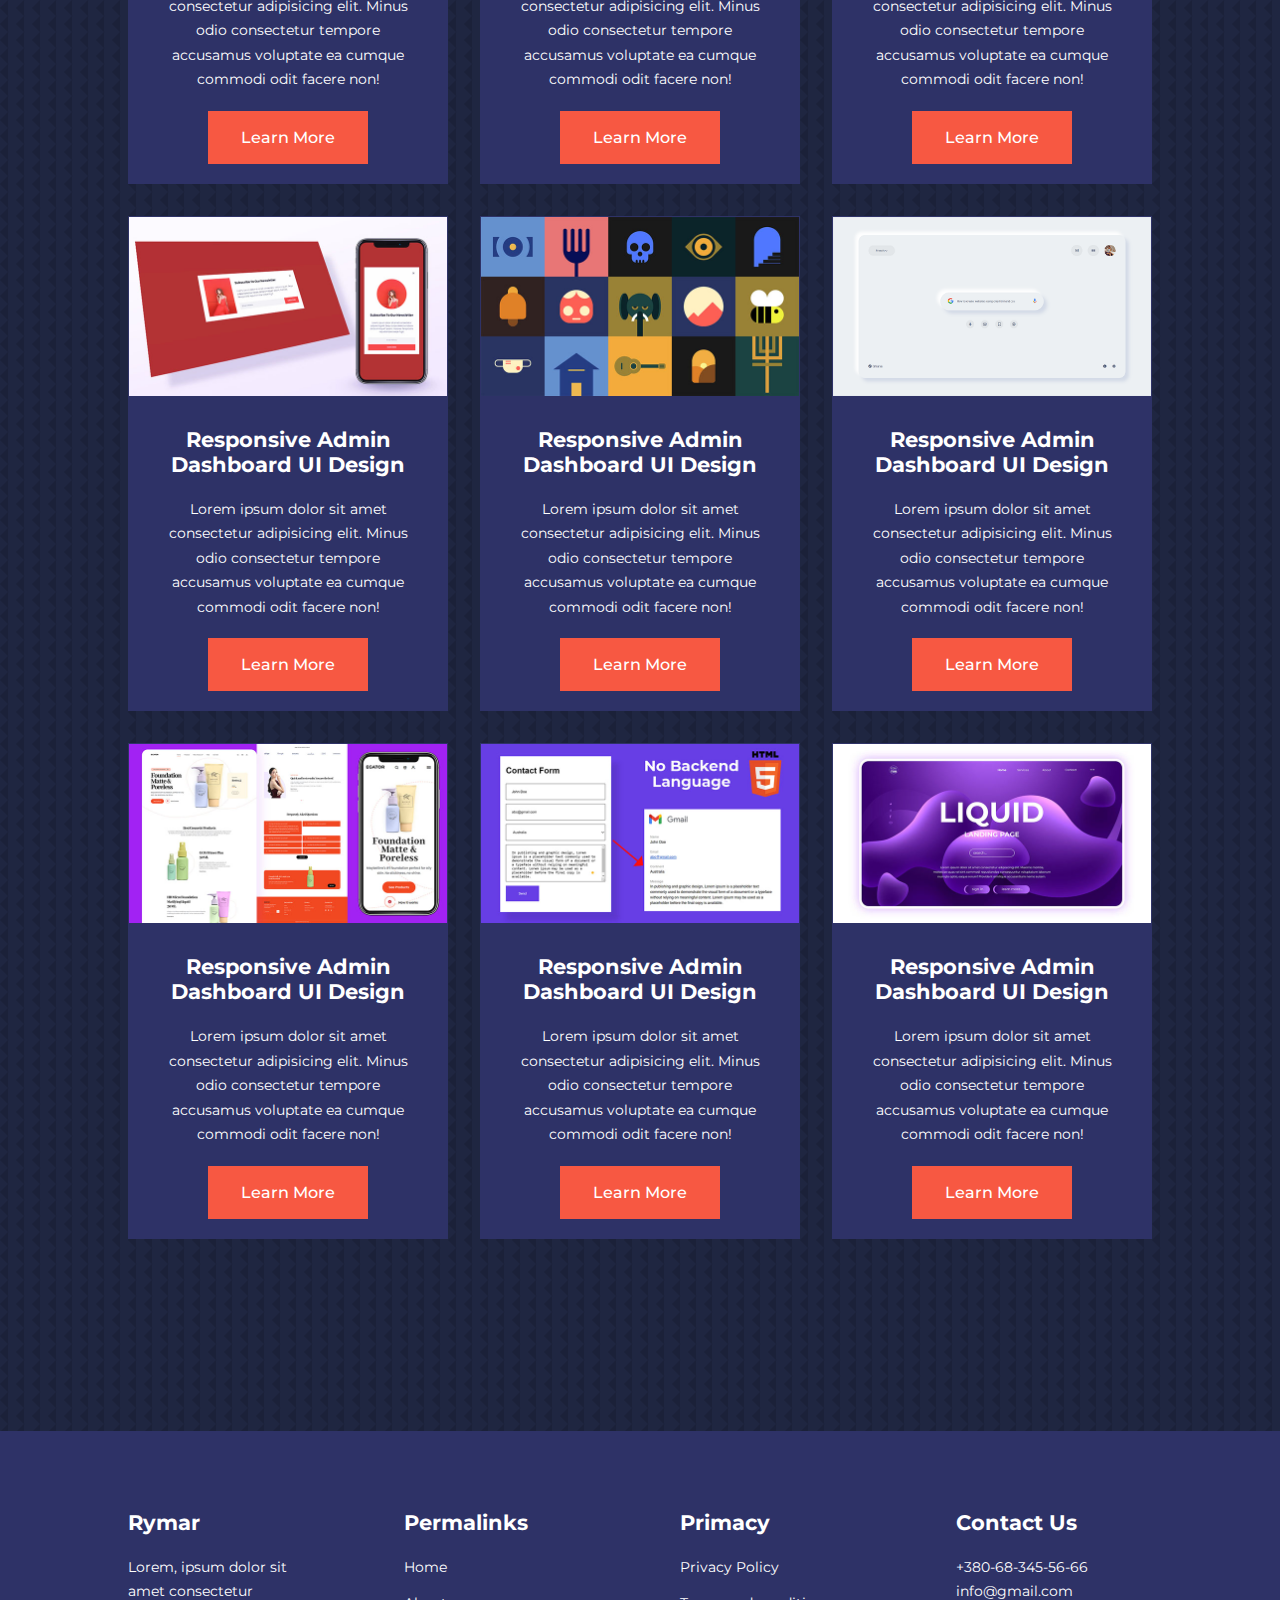
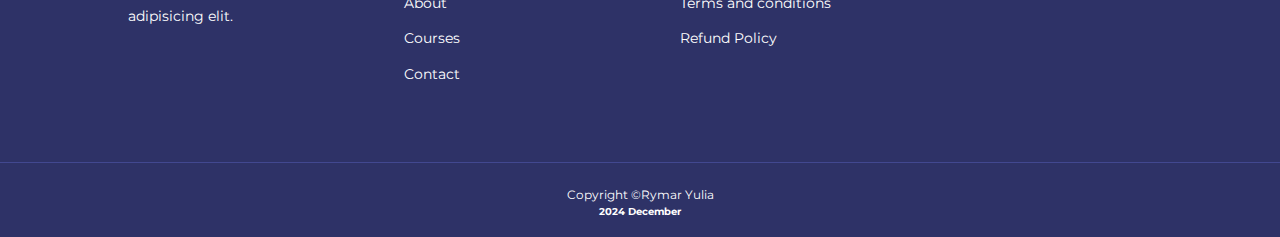
<file: courses.html>
<!DOCTYPE html>
<html lang="en">

<head>
    <meta charset="UTF-8">
    <meta name="viewport" content="width=device-width, initial-scale=1.0">
    <title>Education website </title>
    <!--ICONSCOUT CDN-->
    <link rel="stylesheet" href="https://unicons.iconscout.com/release/v4.0.8/css/line.css">
    <!--GOOGLE FONTS -->
    <link rel="preconnect" href="https://fonts.googleapis.com">
    <link rel="preconnect" href="https://fonts.gstatic.com" crossorigin>
    <link href="https://fonts.googleapis.com/css2?family=Montserrat:ital,wght@0,100..900;1,100..900&display=swap"
        rel="stylesheet">

    <link rel="stylesheet" href="./css/style.css">
    <style>
        body {
            background-image: url(./css/images/bg-texture.png);
        }

        .courses {
            margin-top: 1rem;
        }
    </style>
</head>

<body>
    <nav>
        <div class="container nav_container">
            <a href="index.html">
                <h4>RYMAR</h4>
            </a>
            <ul class="nav_menu">
                <li><a href="index.html">Home</a></li>
                <li><a href="about.html">About</a></li>
                <li><a href="courses.html">Courses</a></li>
                <li><a href="contact.html">Contact</a></li>
            </ul>
            <button id="open-menu-btn"><i class="uil uil-bars"></i></button>
            <button id="close-menu-btn"><i class="uil uil-multiply"></i></button>

    </nav>
    </div>
    </nav>
    <!--END OF NAVBAR-->



    <section class="courses">
        <div class="container courses_container">
            <article class="course">
                <div class="course_image">
                    <img src="./css/images/course1.jpg">
                </div>
                <div class="course_info">
                    <h4>Responsive Social Media Website UI Design</h4>
                    <p>Lorem ipsum dolor sit amet consectetur adipisicing elit. Minus odio consectetur tempore accusamus
                        voluptate ea cumque commodi odit facere non!</p>
                    <a href="course.html" class="btn btn-primary">Learn More</a>
            </article>

            <article class="course">
                <div class="course_image">
                    <img src="./css/images/course2.jpg">
                </div>
                <div class="course_info">
                    <h4>Responsive SmartHome Website Design</h4>
                    <p>Lorem ipsum dolor sit amet consectetur adipisicing elit. Minus odio consectetur tempore accusamus
                        voluptate ea cumque commodi odit facere non!</p>
                    <a href="course.html" class="btn btn-primary">Learn More</a>

                </div>
            </article>
            <article class="course">
                <div class="course_image">
                    <img src="./css/images/course3.jpg">
                </div>
                <div class="course_info">
                    <h4>Responsive Admin Dashboard UI Design</h4>
                    <p>Lorem ipsum dolor sit amet consectetur adipisicing elit. Minus odio consectetur tempore accusamus
                        voluptate ea cumque commodi odit facere non!</p>
                    <a href="course.html" class="btn btn-primary">Learn More</a>
                </div>
            </article>
            <article class="course">
                <div class="course_image">
                    <img src="./css/images/course4.jpg">
                </div>
                <div class="course_info">
                    <h4>Responsive Admin Dashboard UI Design</h4>
                    <p>Lorem ipsum dolor sit amet consectetur adipisicing elit. Minus odio consectetur tempore accusamus
                        voluptate ea cumque commodi odit facere non!</p>
                    <a href="course.html" class="btn btn-primary">Learn More</a>
                </div>
            </article>
            <article class="course">
                <div class="course_image">
                    <img src="./css/images/course5.jpg">
                </div>
                <div class="course_info">
                    <h4>Responsive Admin Dashboard UI Design</h4>
                    <p>Lorem ipsum dolor sit amet consectetur adipisicing elit. Minus odio consectetur tempore accusamus
                        voluptate ea cumque commodi odit facere non!</p>
                    <a href="course.html" class="btn btn-primary">Learn More</a>
                </div>
            </article>
            <article class="course">
                <div class="course_image">
                    <img src="./css/images/course6.jpg">
                </div>
                <div class="course_info">
                    <h4>Responsive Admin Dashboard UI Design</h4>
                    <p>Lorem ipsum dolor sit amet consectetur adipisicing elit. Minus odio consectetur tempore accusamus
                        voluptate ea cumque commodi odit facere non!</p>
                    <a href="course.html" class="btn btn-primary">Learn More</a>
                </div>
            </article>
            <article class="course">
                <div class="course_image">
                    <img src="./css/images/course7.jpg">
                </div>
                <div class="course_info">
                    <h4>Responsive Admin Dashboard UI Design</h4>
                    <p>Lorem ipsum dolor sit amet consectetur adipisicing elit. Minus odio consectetur tempore accusamus
                        voluptate ea cumque commodi odit facere non!</p>
                    <a href="course.html" class="btn btn-primary">Learn More</a>
                </div>
            </article>
            <article class="course">
                <div class="course_image">
                    <img src="./css/images/course8.jpg">
                </div>
                <div class="course_info">
                    <h4>Responsive Admin Dashboard UI Design</h4>
                    <p>Lorem ipsum dolor sit amet consectetur adipisicing elit. Minus odio consectetur tempore accusamus
                        voluptate ea cumque commodi odit facere non!</p>
                    <a href="course.html" class="btn btn-primary">Learn More</a>
                </div>
            </article>
            <article class="course">
                <div class="course_image">
                    <img src="./css/images/course9.jpg">
                </div>
                <div class="course_info">
                    <h4>Responsive Admin Dashboard UI Design</h4>
                    <p>Lorem ipsum dolor sit amet consectetur adipisicing elit. Minus odio consectetur tempore accusamus
                        voluptate ea cumque commodi odit facere non!</p>
                    <a href="course.html" class="btn btn-primary">Learn More</a>
                </div>
            </article>
            <article class="course">
                <div class="course_image">
                    <img src="./css/images/course10.jpg">
                </div>
                <div class="course_info">
                    <h4>Responsive Admin Dashboard UI Design</h4>
                    <p>Lorem ipsum dolor sit amet consectetur adipisicing elit. Minus odio consectetur tempore accusamus
                        voluptate ea cumque commodi odit facere non!</p>
                    <a href="course.html" class="btn btn-primary">Learn More</a>
                </div>
            </article>
            <article class="course">
                <div class="course_image">
                    <img src="./css/images/course11.jpg">
                </div>
                <div class="course_info">
                    <h4>Responsive Admin Dashboard UI Design</h4>
                    <p>Lorem ipsum dolor sit amet consectetur adipisicing elit. Minus odio consectetur tempore accusamus
                        voluptate ea cumque commodi odit facere non!</p>
                    <a href="course.html" class="btn btn-primary">Learn More</a>
                </div>
            </article>
            <article class="course">
                <div class="course_image">
                    <img src="./css/images/course12.jpg">
                </div>
                <div class="course_info">
                    <h4>Responsive Admin Dashboard UI Design</h4>
                    <p>Lorem ipsum dolor sit amet consectetur adipisicing elit. Minus odio consectetur tempore accusamus
                        voluptate ea cumque commodi odit facere non!</p>
                    <a href="course.html" class="btn btn-primary">Learn More</a>
                </div>
            </article>
            <article class="course">
                <div class="course_image">
                    <img src="./css/images/course13.jpg">
                </div>
                <div class="course_info">
                    <h4>Responsive Admin Dashboard UI Design</h4>
                    <p>Lorem ipsum dolor sit amet consectetur adipisicing elit. Minus odio consectetur tempore accusamus
                        voluptate ea cumque commodi odit facere non!</p>
                    <a href="course.html" class="btn btn-primary">Learn More</a>
                </div>
            </article>
            <article class="course">
                <div class="course_image">
                    <img src="./css/images/course14.jpg">
                </div>
                <div class="course_info">
                    <h4>Responsive Admin Dashboard UI Design</h4>
                    <p>Lorem ipsum dolor sit amet consectetur adipisicing elit. Minus odio consectetur tempore accusamus
                        voluptate ea cumque commodi odit facere non!</p>
                    <a href="course.html" class="btn btn-primary">Learn More</a>
                </div>
            </article>
            <article class="course">
                <div class="course_image">
                    <img src="./css/images/course15.jpg">
                </div>
                <div class="course_info">
                    <h4>Responsive Admin Dashboard UI Design</h4>
                    <p>Lorem ipsum dolor sit amet consectetur adipisicing elit. Minus odio consectetur tempore accusamus
                        voluptate ea cumque commodi odit facere non!</p>
                    <a href="course.html" class="btn btn-primary">Learn More</a>
                </div>
            </article>
        </div>
    </section>
    <!--END OF COURSES-->




    <footer>
        <div class="container footer_container">
            <div class="footer_1">
                <a href="index.html" class="footer_logo">
                    <h4>Rymar</h4>
                </a>
                <p>Lorem, ipsum dolor sit amet consectetur adipisicing elit.</p>

            </div>
            <div class="footer_2">
                <h4>Permalinks</h4>
                <ul>
                    <li><a href="index.html">Home</a></li>
                    <li><a href="about.html">About</a></li>
                    <li><a href="courses.html">Courses</a></li>
                    <li><a href="contact.html">Contact</a></li>
                </ul>
            </div>
            <div class="footer_3">
                <h4>Primacy</h4>
                <ul>
                    <li><a href="#">Privacy Policy</a></li>
                    <li><a href="#">Terms and conditions</a></li>
                    <li><a href="#">Refund Policy</a></li>
                </ul>
            </div>
            <div class="footer_4">
                <h4>Contact Us</h4>
                <div>
                    <p>
                        +380-68-345-56-66</p>
                    <p>info@gmail.com</p>
                </div>
                <ul class="footer_socials">
                    <li>
                        <a href="#"><i class="uil uil-facebook-f"></i></a>
                    </li>
                    <li>
                        <a href="#"><i class="uil uil-instagram-alt"></i></a>
                    </li>
                    <li>
                        <a href="#"><i class="uil uil-twitter"></i></a>
                    </li>
                    <li>
                        <a href="#"><i class="uil uil-linkedin-alt"></i></a>
                    </li>
                </ul>
            </div>

        </div>
        <div class="footer_copyright">
            <small>Copyright &copy;Rymar Yulia
                <h5>2024 December</h5>
            </small>
        </div>
    </footer>


    <script src="./main.js"></script>

</body>

</html>
</file>
<file: css/style.css>
* {
     margin: 0;
     padding: 0;
     border: 0;
     outline: 0;
     text-decoration: none;
     list-style: none;
     box-sizing: border-box;
 }

 :root {
     --color-primary: #6c63ff;
     --color-success: #00bf8e;
     --color-warning: #f7c94b;
     --color-danger: #f75842;
     --color-danger-variat: rgba(247, 88, 66, 0.4);
     --color-white: #fff;
     --color-light: rgba(255, 255, 255, 0.7);
     --color-black: #000;
     --color-bg: #1f2641;
     --color-bg1: #2e3267;
     --color-bg2: #424890;

     --container-width-lg: 80%;
     --container-width-md: 90%;
     --container-width-sm: 94%;

     --transition: all 400ms ease;
 }

 body {
     font-family: "Montserrat", serif;
     line-height: 1.7;
     color: var(--color-white);
     background: var(--color-bg);
 }

 .header {
     padding: 2rem 0;
     /* Внутрішні відступи */
 }

 .container {
     width: var(--container-width-lg);
     margin: 0 auto;
 }

 section {
     padding: 12rem 0;
 }

 section h2 {
     text-align: center;
     margin-bottom: 4rem;
 }

 h1,
 h2,
 h3,
 h4,
 h5 {
     line-height: 1.2;
 }

 h1 {
     font-size: 2.8rem;
 }

 h2 {
     font-size: 2.4rem;
 }

 h3 {
     font-size: 1.6rem;
 }

 h4 {
     font-size: 1.3rem;
 }

 a {
     color: var(--color-white);
 }

 img {
     width: 100%;
     display: block;
     object-fit: cover;
 }

 .btn {
     display: inline;
     background: var(--color-white);
     color: var(--color-black);
     padding: 1rem 2rem;
     border: 1px solid transparent;
     font-weight: 500;
     transition: var(--transition);
 }

 .btn:hover {
     background: transparent;
     color: var(--color-white);
     border-color: var(--color-white);
 }

 .btn-primary {
     background: var(--color-danger);
     color: var(--color-white);
 }

 /*=====NAVBAR=====*/
 nav {
     background: transparent;
     width: 100vw;
     height: 5rem;
     position: fixed;
     top: 0;
     z-index: 11;
 }

 .nav_container {
     height: 100%;
     display: flex;
     justify-content: space-between;
     align-items: center;
 }

 .image-container {
     flex: 1;
     display: flex;
     justify-content: flex-end;
 }

 .image-container img {
     max-width: 100%;
     height: auto;
     object-fit: cover;
 }

 .nav button {
     display: block;
     background: var(--color-danger);
     color: var(--color-white);
     padding: 1rem 2rem;
     border: none;
     border-radius: 5px;
     cursor: pointer;
     transition: 0.3s;
 }

 .nav button:hover {
     background: var(--color-success);
 }

 #open-menu-btn,
 #close-menu-btn {
     display: block;
     background-color: var(--color-danger);
     color: var(--color-white);
     padding: 0.5rem;
     border: none;
     border-radius: 4px;
     font-size: 1.2rem;
     font-weight: 400;
     text-align: center;
     cursor: pointer;
 }

 #open-menu-btn:hover {
     background-color: var(--color-success);
     transform: scale(1.05);

 }


 #close-menu-btn {
     display: none;
     /* Сховати кнопку "Close" за замовчуванням */
 }

 .nav_menu {
     display: flex;
     align-items: center;
     gap: 4rem;
 }

 .nav_menu a {
     font-size: 0.9rem;
     transition: var(--transition);
 }

 .nav_menu a:hover {
     color: var(--color-bg2);
 }

 /* change navbar styles on scroll using js*/
 .window-scroll {
     background: var(--color-bg1);
     box-shadow: 0 1rem 2rem rgba(0, 0, 0, 0.2);
 }


 header {
     position: relative;
     top: 5rem;
     overflow: hidden;
     height: 70vh;
     margin-bottom: 5rem;
 }

 .header_container {
     display: grid;
     grid-template-columns: 1fr 1fr;
     align-items: center;
     gap: 5rem;
     height: 100%;
 }

 .header_left p {
     margin: 1rem 0 2.4rem;
 }

 /*==========CATEGORIES========*/
 .categories {
     background: var(--color-bg);
     height: 32rem;
 }

 .categories h1 {
     line-height: 1;
     margin-bottom: 3rem;
 }

 .categories_container {
     display: grid;
     grid-template-columns: 40% 60%;
 }

 .categories_left {
     margin-right: 4rem;
 }

 .categories_left p {
     margin: 1rem 0 3rem;
 }

 .categories_right {
     display: grid;
     grid-template-columns: repeat(3, 1fr);
     gap: 1.2rem;
 }

 .category {
     background: var(--color-bg2);
     padding: 2rem;
     border-radius: 2rem;
     transition: var(--transition);
 }

 .category:hover {
     box-shadow: 0 3rem rgba(0, 0, 0, 0.3);
     z-index: 1;
 }

 .category:nth-child(2) .category_icon {
     background: var(--color-danger);
 }

 .category:nth-child(3) .category_icon {
     background: var(--color-success);
 }

 .category:nth-child(4) .category_icon {
     background: var(--color-warning);
 }

 .category:nth-child(5) .category_icon {
     background: var(--color-success);
 }

 .category_icon {
     background: var(--color-primary);
     padding: 0.7rem;
     border-radius: 0.9rem;
 }

 .category h5 {
     margin: 2rem 0 1rem;
 }

 .category p {
     font-size: 0.85rem;
 }

 /*==========POPULAR COURSES========*/
 .courses {
     margin-top: 10rem;
 }

 .courses_container {
     display: grid;
     grid-template-columns: repeat(3, 1fr);
     gap: 2rem;
 }

 .course {
     background: var(--color-bg1);
     text-align: center;
     border: 1px solid transparent;
     transition: var(--transition);
 }

 .course:hover {
     background: transparent;
     border-color: var(--color-primary);
 }

 .course_info {
     padding: 2rem;
 }

 .course_info p {
     margin: 1.2rem 0 2rem;
     font-size: 0.9rem;
 }

 /*==========FAQS========*/
 .faqs {
     background: var(--color-bg1);
     box-shadow: inset 0 0 3rem rgba(0, 0, 0, 0.5);
 }

 .faqs_container {
     display: grid;
     grid-template-columns: 1fr 1fr;
     gap: 1rem;
 }

 .faq {
     padding: 2rem;
     display: flex;
     align-items: center;
     gap: 1.4rem;
     height: fit-content;
     background: var(--color-primary);
     cursor: pointer;
 }

 .faq h4 {
     font-size: 1rem;
     line-height: 2.2;
 }

 .faq_icon {
     align-self: flex-start;
     font-size: 1.2rem;
 }

 .faq p {
     margin-top: 0.8rem;
     display: none;
 }

 .faq.open p {
     display: block;
 }


 /*==========Testimonials========*/
 .testimonials_container {
     overflow-x: hidden;
     position: relative;
     margin-bottom: 5rem;
 }

 .testimonial {
     padding-top: 2rem;
 }

 .avatar {
     width: 6rem;
     height: 6rem;
     border-radius: 50%;
     overflow: hidden;
     margin: 0 auto 1rem;
     border: 1rem solid var(--color-bg1);
 }

 .testimonial_info {
     text-align: center;
 }

 .testimonial_body {
     background: var(--color-primary);
     padding: 2rem;
     margin-top: 3rem;
     position: relative;
 }

 .testimonial_body::before {
     content: "";
     display: block;
     background: linear-gradient(135deg,
             transparent,
             var(--color-primary),
             var(--color-primary));
     width: 3rem;
     height: 3rem;
     position: absolute;
     left: 50%;
     top: -1.5rem;
     transform: rotate(45deg);
 }

 .swiper {
     width: 100%;
     height: auto;
     position: relative;
 }

 .swiper-pagination {
     position: absolute;
     bottom: 10px;
     left: 50%;
     transform: translateX(-50%);
 }


 /*==========Footer========*/
 footer {
     background: var(--color-bg1);
     padding-top: 5rem;
     font-size: 0.9rem;
 }

 .footer_container {
     display: grid;
     grid-template-columns: repeat(4, 1fr);
     gap: 5rem;
 }

 .footer_container>div h4 {
     margin-bottom: 1.2rem;
 }

 .footer_1 p {
     margin: 0 0 2rem;
 }

 footer ul li {
     margin-bottom: 0.7rem;
 }

 footer ul li a:hover {
     text-decoration: underline;
 }

 .footer_socials {
     display: flex;
     gap: 1rem;
     font-size: 1.2rem;
     margin-top: 2rem;
 }

 .footer_copyright {
     text-align: center;
     margin-top: 4rem;
     padding: 1.2rem 0;
     border-top: 1px solid var(--color-bg2);
 }

 /*==========MEDIA QUERIES(TABLETS)=====*/
 @media screen and (max-width: 1024px) {
     .container {
         width: var(--container-width-md);
     }

     h1 {
         font-size: 2.2rem;
     }

     h2 {
         font-size: 1.7rem;
     }

     h3 {
         font-size: 1.4rem;
     }

     h4 {
         font-size: 1.2rem;
     }

     /*=======NAVBAR=====*/
     nav button {
         display: inline-block;
         background: transparent;
         font-size: 1.8rem;
         color: var(--color-white);
         cursor: pointer;
     }

     nav button#close-menu-btn {
         display: none;

     }

     .nav_menu {
         position: fixed;
         top: 5rem;
         right: 5%;
         height: fit-content;
         width: 18rem;
         flex-direction: column;
         gap: 0;
         display: none;
         ;
     }

     .nav_menu li {
         width: 100%;
         height: 5.8rem;
         animation: animateNavItems 400ms linear forwards;
         transform-origin: top right;
         opacity: 0;
     }

     .nav_menu li:nth-child(2) {
         animation-delay: 200ms;
     }

     .nav_menu li:nth-child(3) {
         animation-delay: 400ms;
     }

     .nav_menu li:nth-child(4) {
         animation-delay: 600ms;
     }

     @keyframes animateNavItems {
         0% {
             transform: rotateZ(-90deg) rotateX(90deg) scale(0.1);
         }

         100% {
             transform: rotateZ(0) rotateX(0) scale(1);
             opacity: 1;
         }
     }

     .nav_menu li a {
         background: var(--color-primary);
         box-shadow: -4rem 6rem 10rem rgba(0, 0, 0, 0.6);
         width: 100%;
         height: 100%;
         display: grid;
         place-items: center;
     }

     .nav_menu li a:hover {
         background: var(--color-bg2);
         color: var(--color-white);
     }

     /*=======HEADER=====*/

     header {
         height: 52vh;
         margin-bottom: 4rem;
     }

     .header_container {
         gap: 0;
         padding-bottom: 3rem;
     }

     /*======CATEGORIES=====*/
     .categories {
         height: auto;
     }

     .categories_container {
         grid-template-columns: 1fr;
         gap: 3rem;
     }

     .categories_left {
         margin-right: 0;
     }

     /*======POPULAR COURSES=====*/
     .courses {
         margin-top: 0;
     }

     .courses_container {
         grid-template-columns: 1fr 1fr;
     }

     /*======FAQS=====*/
     .faqs_container {
         grid-template-columns: 1fr;
     }

     .faq {
         padding: 1.5rem;
     }

     /*======FOOTER=====*/
     .footer_container {
         grid-template-columns: 1fr 1fr;
     }
 }

 @media screen and (max-width: 600px) {
     .container {
         width: var(--container-width-sm);
     }

     /*======NAVBAR=====*/
     .nav_menu {
         right: 3%;
     }

     /*======HEADER=====*/
     header {
         height: 100vh;
     }

     .header_container {
         grid-template-columns: 1fr;
         text-align: center;
         margin-top: 0;
     }

     .header_left p {
         margin-bottom: 1.3rem;
     }

     .header_right-image {
         margin-top: 1.3rem;
         padding: 0;
         /* Вказати значення або видалити */
     }

     /*======CATEGORIES=====*/
     .categories_right {
         grid-template-columns: 1fr 1fr;
         gap: 0.7rem;
     }

     .category {
         padding: 1rem;
         border-radius: 1rem;
     }

     category p {
         font-size: 1rem;
         /* Розмір шрифту */
         color: var(--color-text);
         /* Колір тексту, якщо змінна визначена */
         margin: 0;
     }

     .category_icon {
         margin-top: 4px;
         display: inline-block;
     }

     /*======POPULAR COURSES=====*/
     .categories_container {
         grid-template-columns: 1fr;
     }

     /*======FOOTER=====*/
     .footer_container {
         grid-template-columns: 1fr;
         text-align: center;
         gap: 2rem;
     }

     .footer_1 p {
         margin: 0;
     }
 }
</file>
<file: css/about.css>
/*=====ACHIEVEMENTS======*/
.about_achievements {
    margin-top: 3rem;
}

.about_achievements-container {
    display: grid;
    grid-template-columns: 40% 60%;
    gap: 5rem;
}

.about_achievements-right>p {
    margin: 1.6rem 0 2.5rem;
}

.achievements_cards {
    display: grid;
    grid-template-columns: repeat(3, 1fr);
    gap: 1.5rem;
}

.achievement_card {
    background: var(--color-bg1);
    padding: 1.6rem;
    border-radius: 1rem;
    text-align: center;
    transition: var(--transition);
}

.achievement_card:hover {
    background: var(--color-bg2);
    box-shadow: 0 3rem 3rem rgba(0, 0, 0, 0.3);
}

.achievement_icon {
    background: var(--color-danger);
    padding: 0.6rem;
    border-radius: 1rem;
    display: inline-block;
    margin-bottom: 2rem;
    font-size: 2rem;
}

.achievement_card:nth-child(2) .achievement_icon {
    background: var(--color-success);
}

.achievement_card:nth-child(3) .achievement_icon {
    background: var(--color-primary);
}

.achievement_card p {
    margin-top: 1rem;
}

/*=====TEAM======*/
.team {
    background: var(--color-bg1);
    box-shadow: inset 0 0 3rem rgba(0, 0, 0, 0.5);
}

.team_container {
    display: grid;
    grid-template-columns: repeat(4, 1fr);
    gap: 2rem;
}

.team_member {
    background: var(--color-bg2);
    padding: 2rem;
    border: 1px solid transparent;
    transition: var(--transition);
    position: relative;
    overflow: hidden;
}

.team_member:hover {
    background: transparent;
    border-color: var(--color-primary);
}

.team_member-image img {
    filter: saturate(0);
}

.team_member:hover img {
    filter: saturate(1);
}

.team_member-info {
    text-align: center;
    margin-top: 1.4rem;
}

.team_member-info p {
    color: var(--color-light);
}

.team_member-socials {
    position: absolute;
    top: 50%;
    transform: translateY(-50%);
    right: -100%;
    display: flex;
    flex-direction: column;
    background: var(--color-primary);
    border-radius: 1rem 0 0 1rem;
    box-shadow: -2rem 0 2rem rgba(0, 0, 0, 0.3);
}


.team_member:hover .team_member-socials {
    right: 0;
}

.team_member-socials a {
    padding: 1rem;
}

/*=====MEDIA QUERIES (TABLETS)======*/
@media screen and (max-width: 1024px) {
    .about_achievements {
        margin-top: 2rem;
    }

    .about_achievements-container {
        grid-template-columns: 1fr;
        gap: 4rem;
    }

    .about_achievements-left {
        width: 80%;
        margin: 0 auto;
    }

    .team_container {
        grid-template-columns: repeat(3, 1fr);
        gap: 1.5rem;
    }

    .team_member {
        padding: 1rem;
    }
}

/*=====MEDIA QUERIES (TABLETS)======*/
@media screen and (max-width: 600px) {
    .achievements_cards {
        grid-template-columns: 1fr 1fr;
        gap: 0.7rem;
    }

    .team_container {
        grid-template-columns: 1fr 1fr;
        gap: 0.7rem;
    }

    .team_member {
        padding: 0;
    }

    .team_member p {
        margin-bottom: 1.5rem;
    }
}
</file>
<file: css/contact.css>
.contact_container {
    background: var(--color-bg1);
    padding: 4rem;
    display: grid;
    grid-template-columns: 40% 60%;
    gap: 4rem;
    height: 30rem;
    margin: 7rem auto;
    border-radius: 1rem;
}

/*=============ASIDE==============*/
.contact_aside {
    background: var(--color-primary);
    padding: 3rem;
    border-radius: 1rem;
    position: relative;
    bottom: 10rem;
}

.aside_image {
    width: 12rem;
    margin-bottom: 2rem;
}

.contact_aside h2 {
    text-align: left;
    margin-bottom: 1rem;
}

.contact_aside p {
    font-size: 0.9rem;
    margin-bottom: 2rem;
}

.contact_details li {
    display: flex;
    gap: 1rem;
    align-items: center;
    margin-bottom: 1rem;
}

.contact_socials {
    display: flex;
    gap: 0.8rem;
    margin-top: 3rem;
}

.contact_socials a {
    background: var(--color-bg2);
    padding: 0.5rem;
    border-radius: 50%;
    font-size: 0.9rem;
    transition: var(--transition);
}

.contact_socials a:hover {
    background: transparent;
}

/*=============FORM==============*/
.contact_form {
    display: flex;
    flex-direction: column;
    gap: 1.2rem;
    margin-right: 4rem;
}

.form_name {
    display: flex;
    gap: 1.2rem;
}

.contact_form input[type="text"] {
    width: 50%;
}

input,
textarea {
    width: 100%;
    padding: 1rem;
    background: var(--color-bg);
    color: var(--color-white);
}

.contact_form .btn {
    width: max-content;
    margin-top: 1rem;
    cursor: pointer;
}

/*=============MEDIA (TABLETS)==============*/
@media screen and(max-width: 1024px) {
    .contact {
        padding-bottom: 0;
    }

    .contact_container {
        gap: 1.5rem;
        margin-top: 3rem;
        height: auto;
        padding: 1.5rem;
    }

    .contact_aside {
        width: auto;
        padding: 1.5rem;
        bottom: 0;
    }

    .contact_form {
        align-self: center;
        margin-right: 1.5rem;
    }
}

/*=============MEDIA (PHONE)==============*/
@media screen and (max-width:600px) {
    .contact_container {
        grid-template-columns: 1fr;
        gap: 3rem;
        margin-top: 0;
        padding: 0;
    }

    .contact_form {
        margin: 0 1.5rem 3rem;
    }

    .form_name {
        flex-direction: column;
    }

    .form_name input[type="text"] {
        width: 100%;
    }
}
</file>
